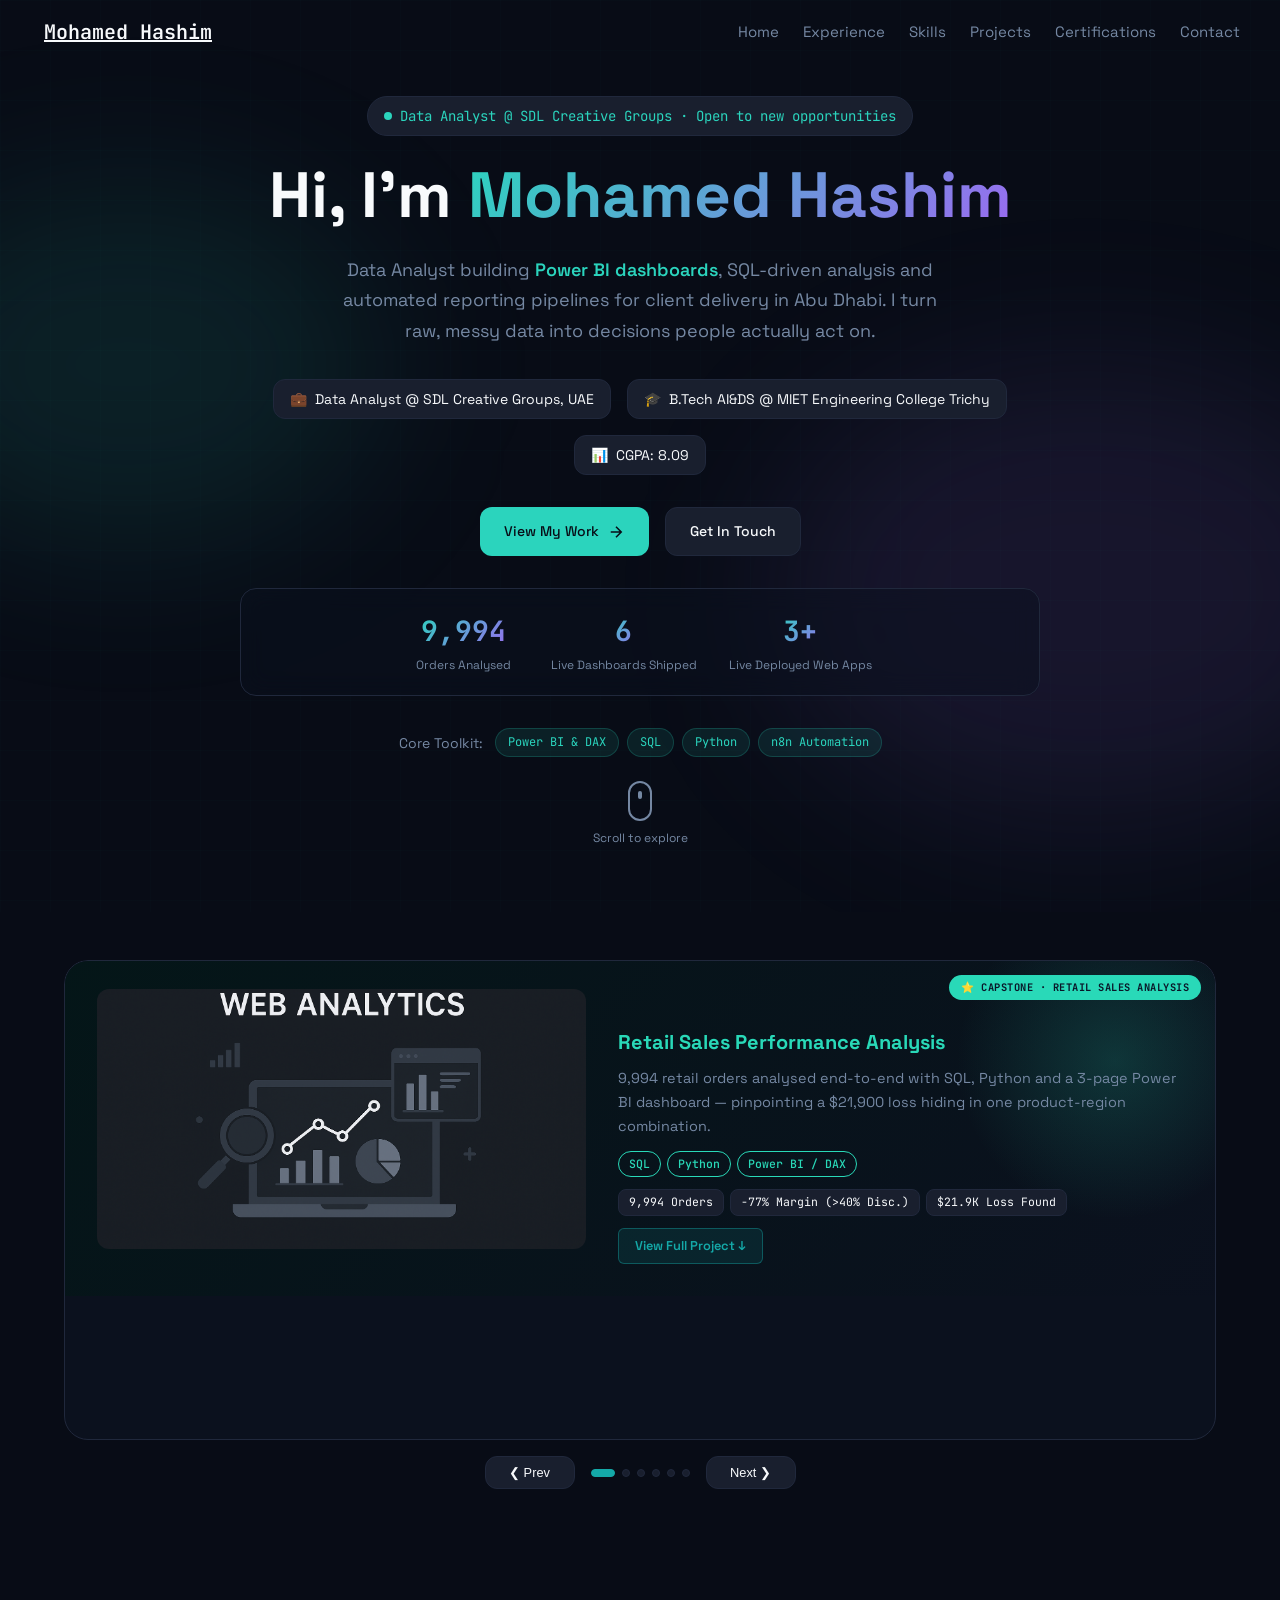
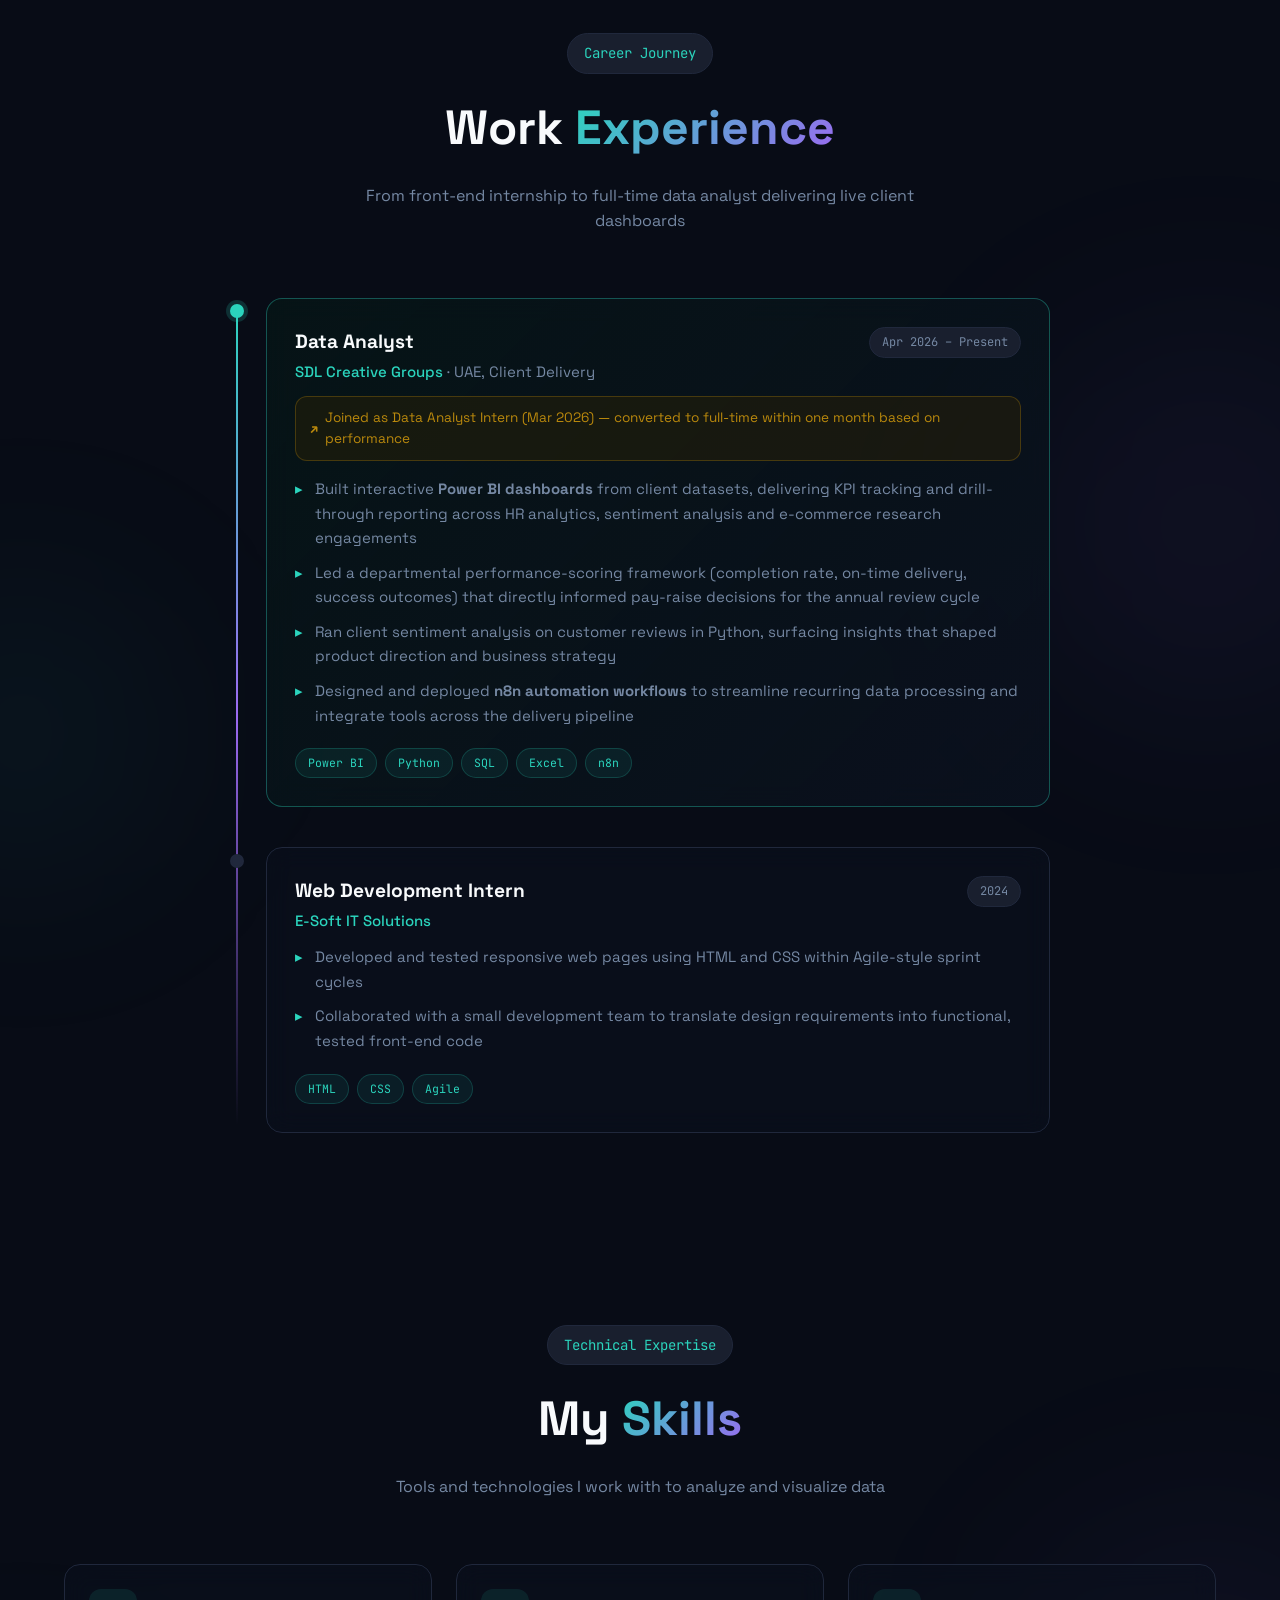
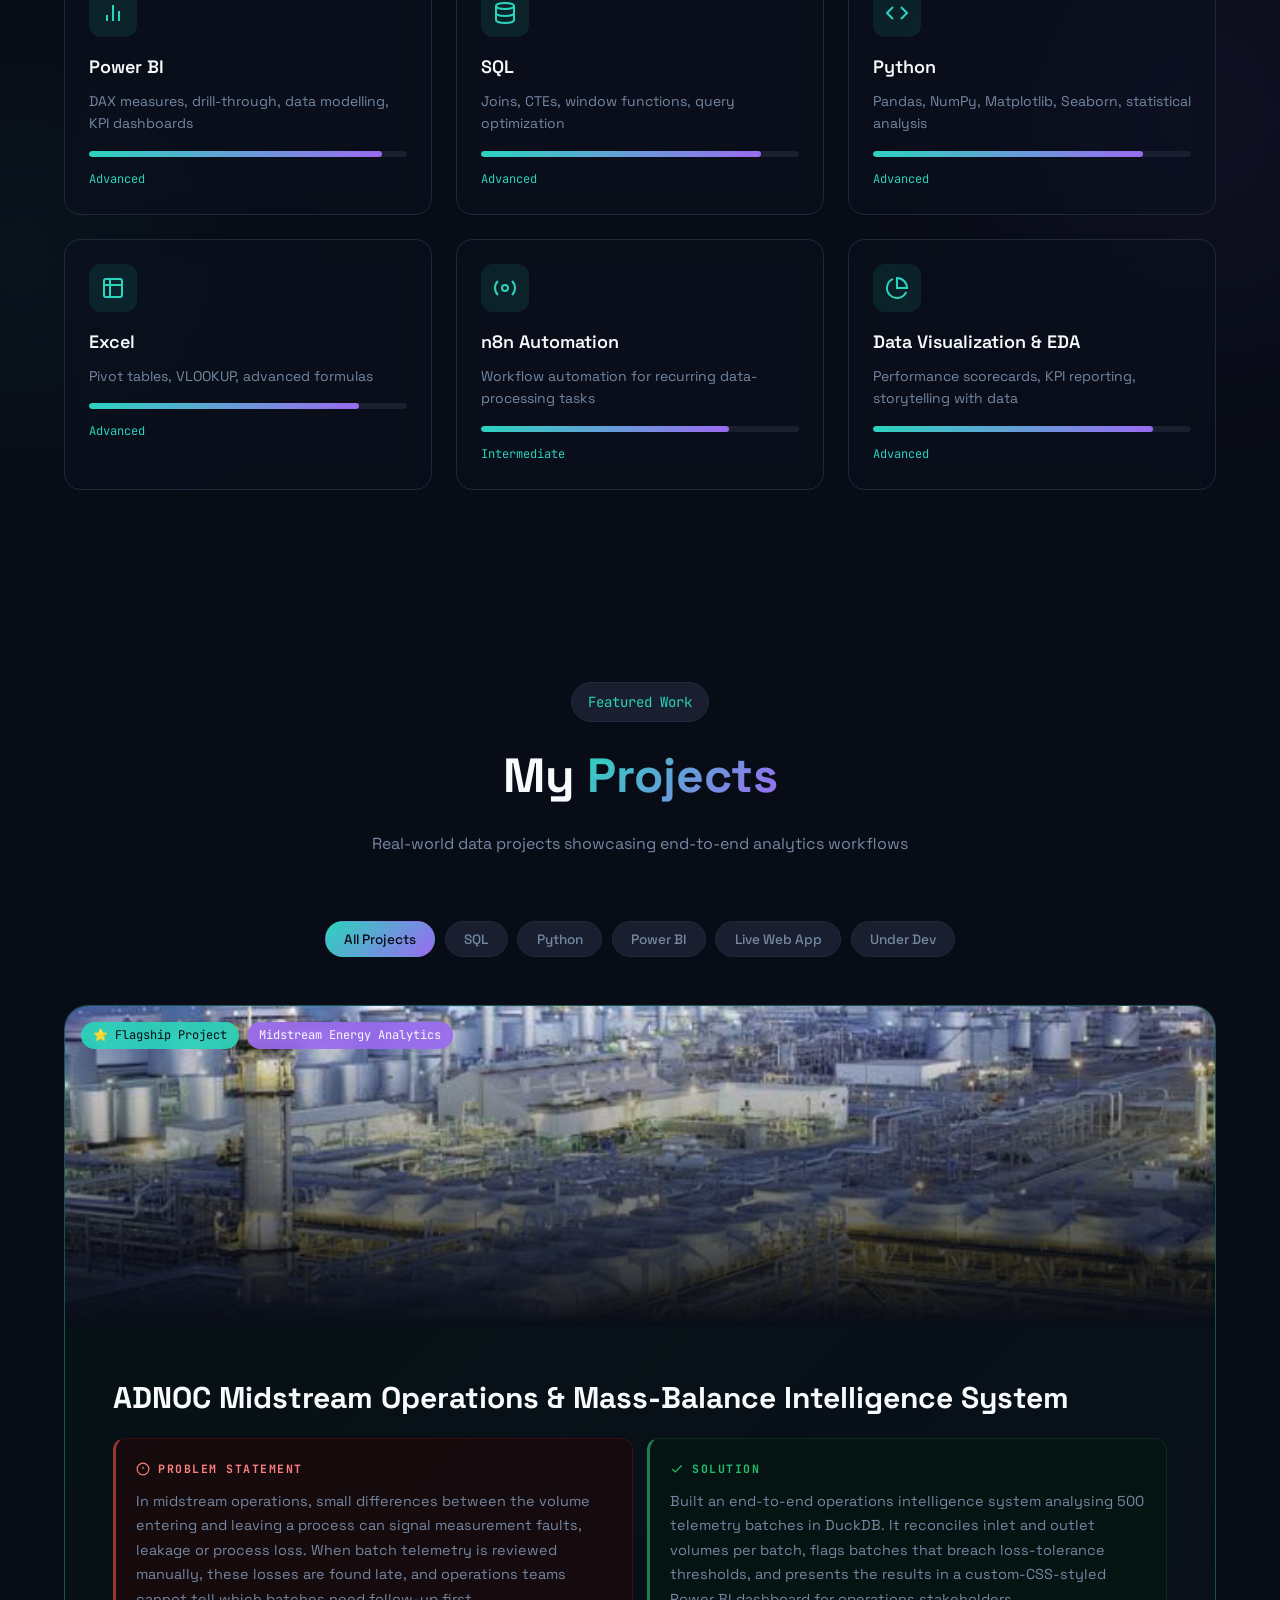
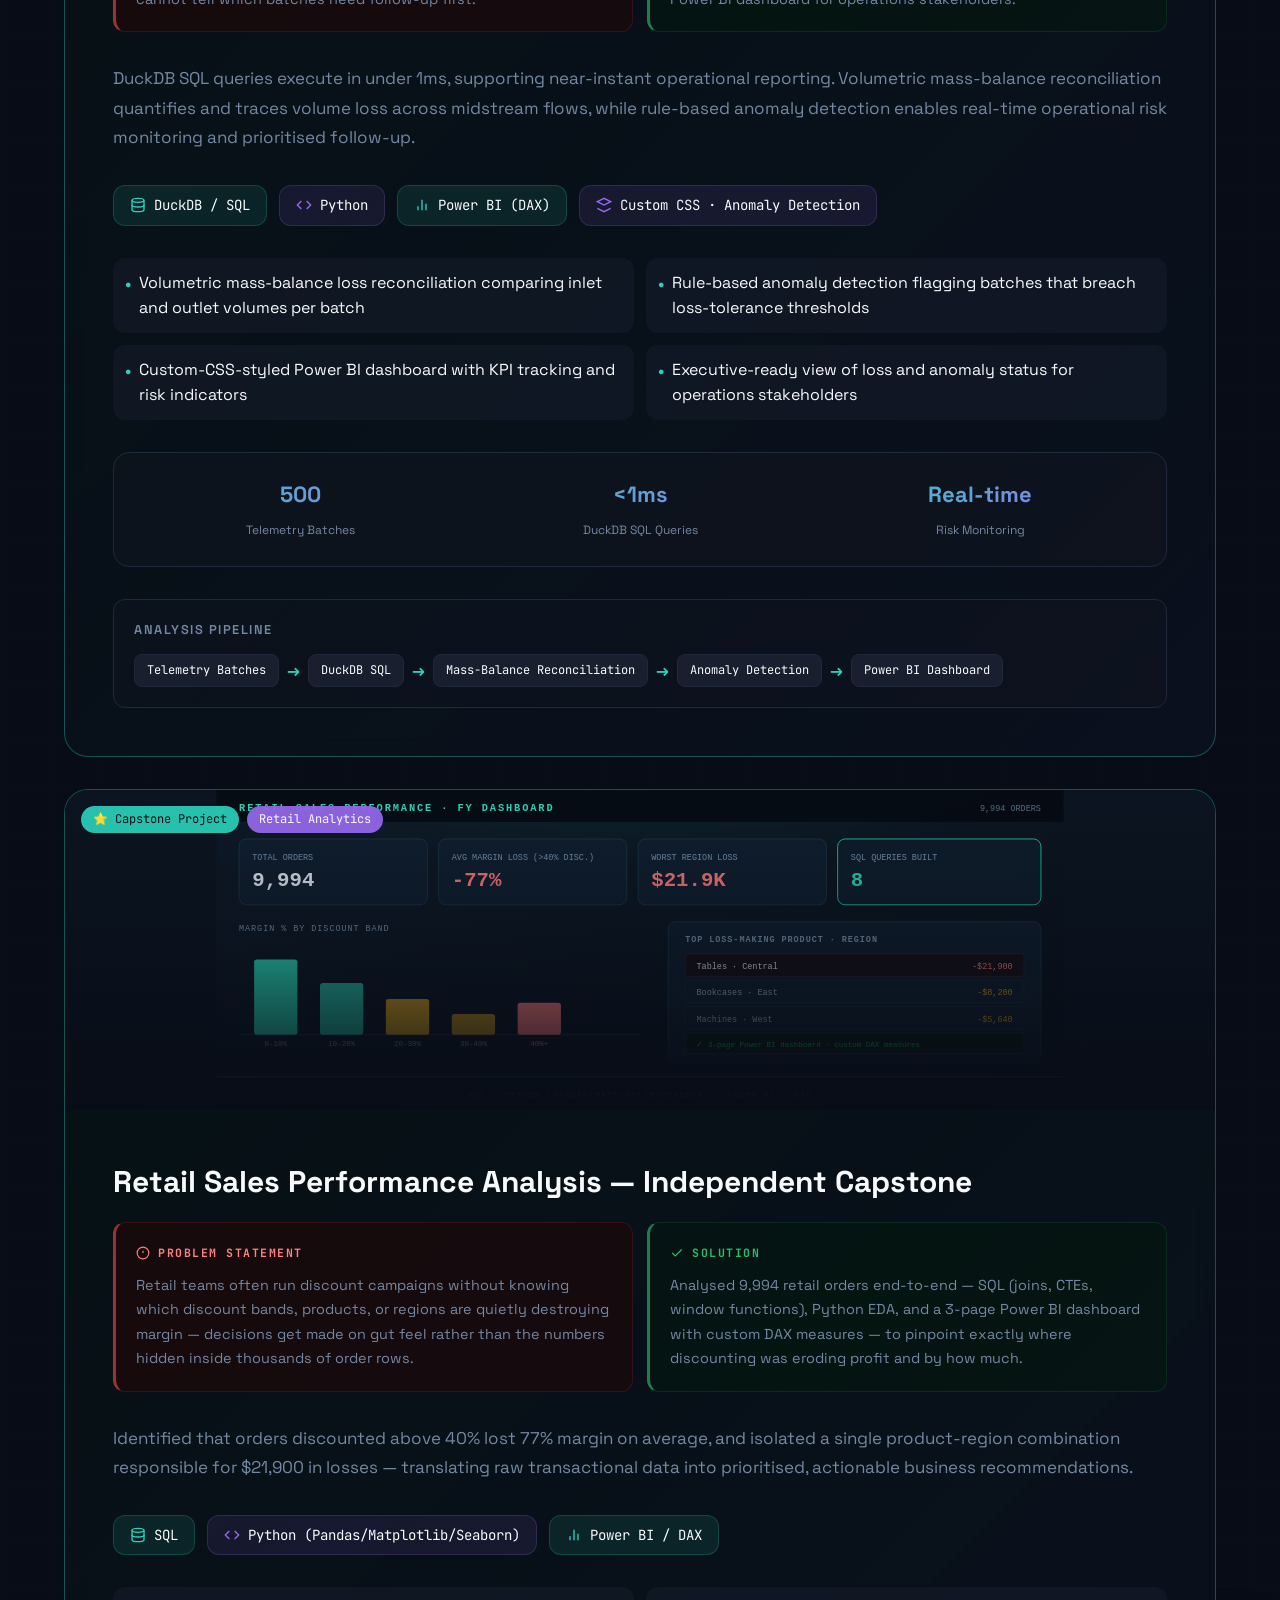
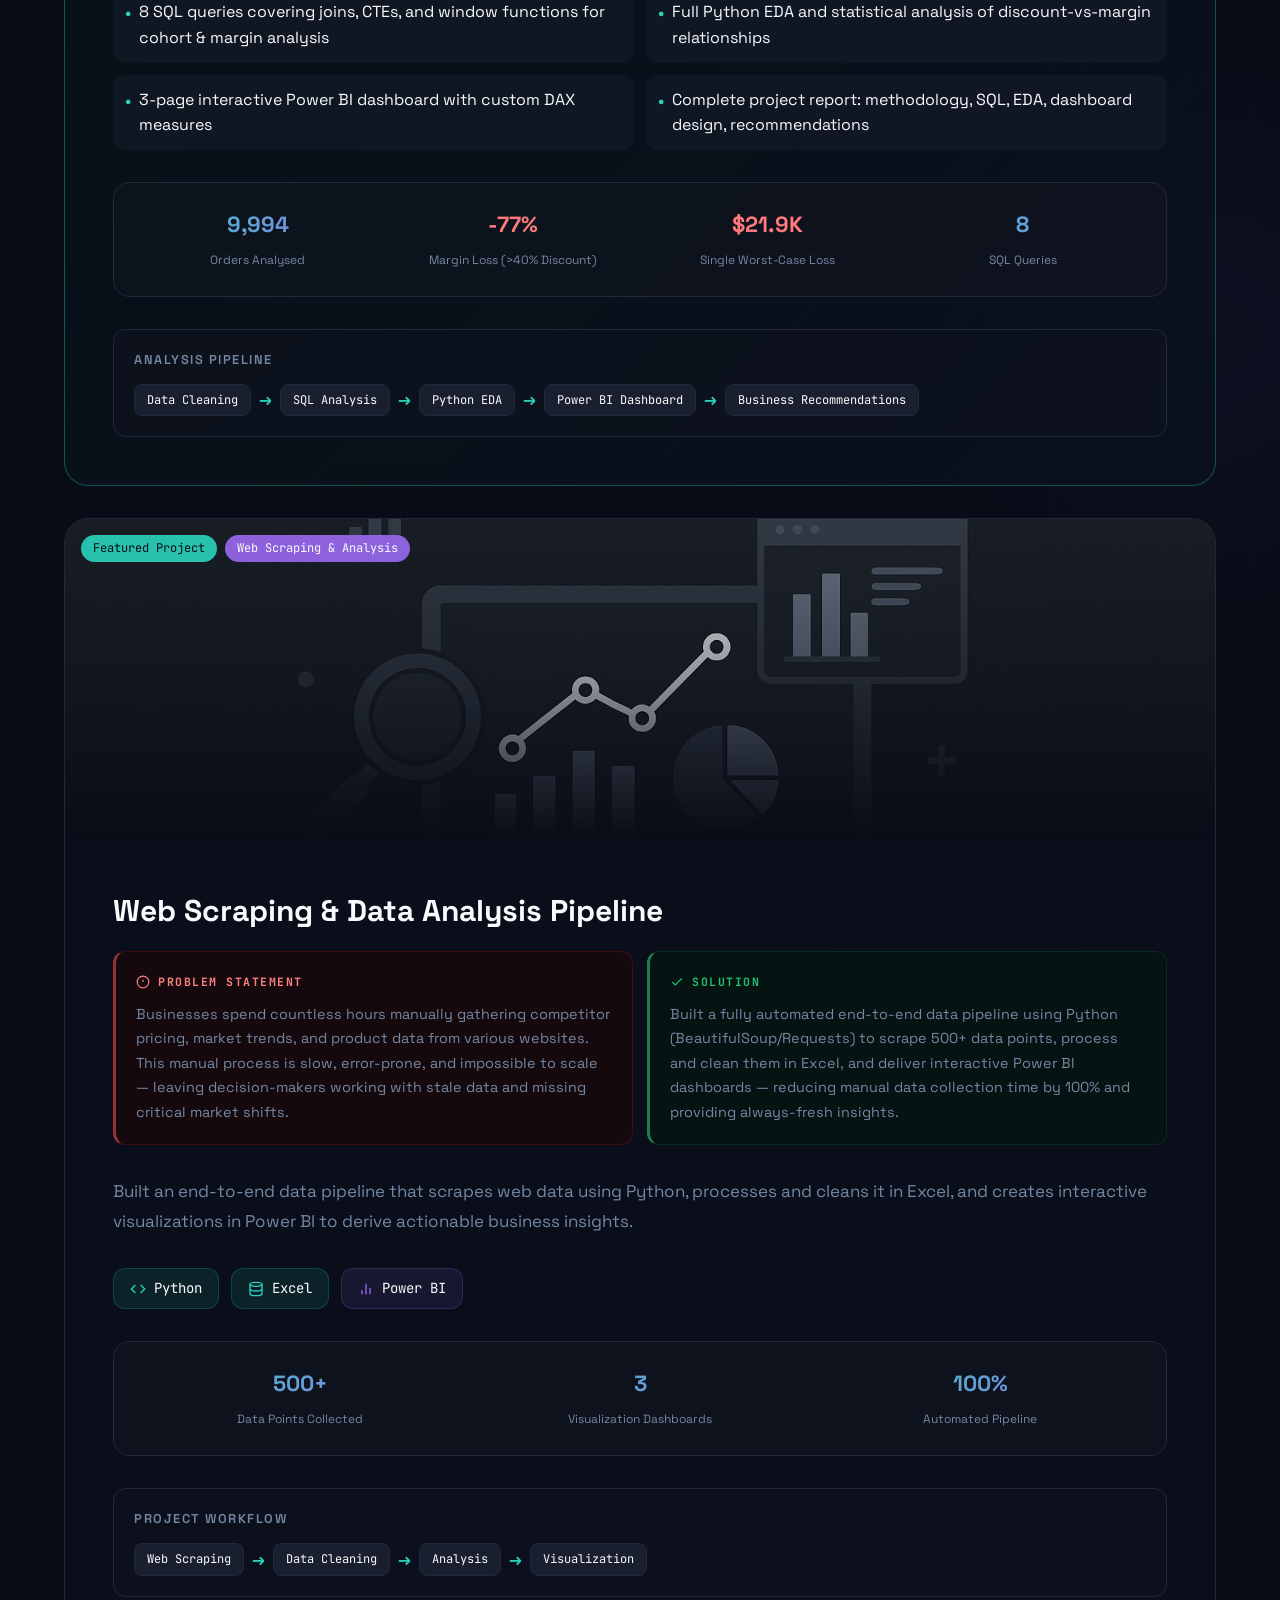
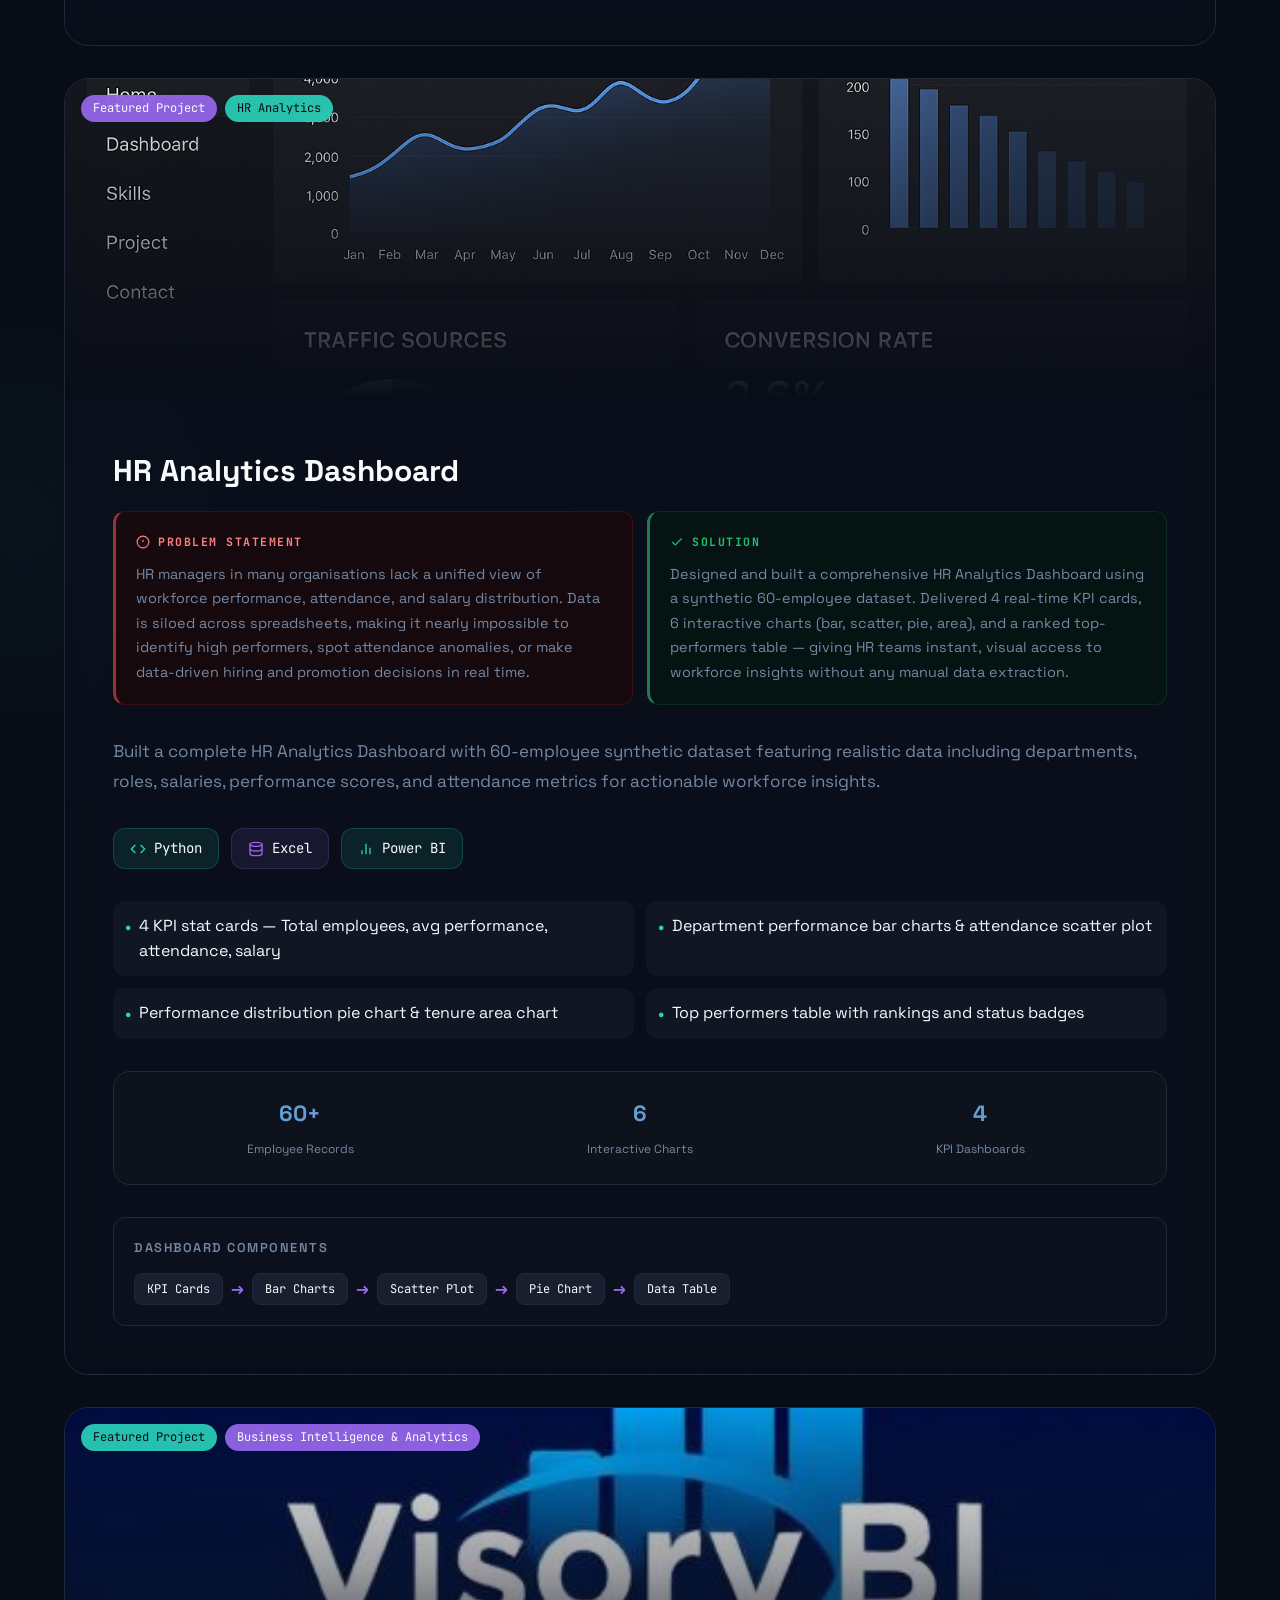
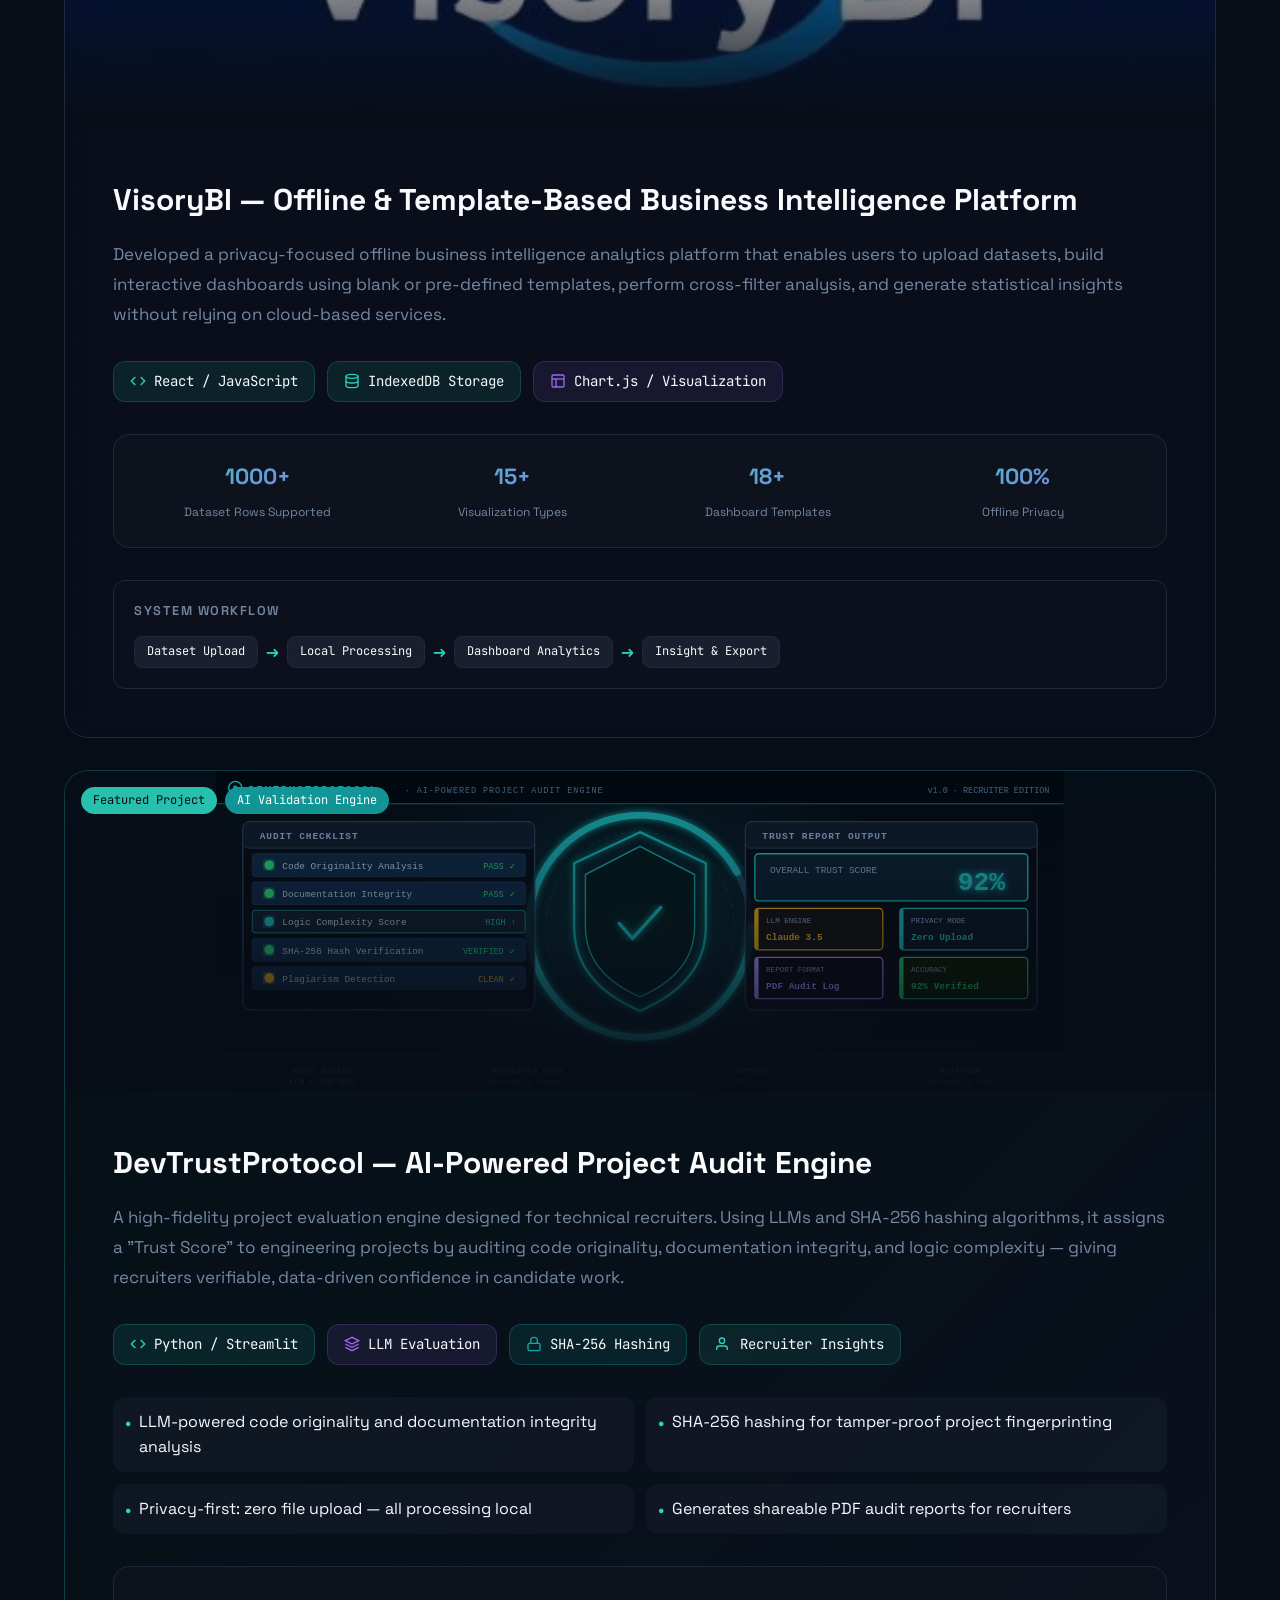
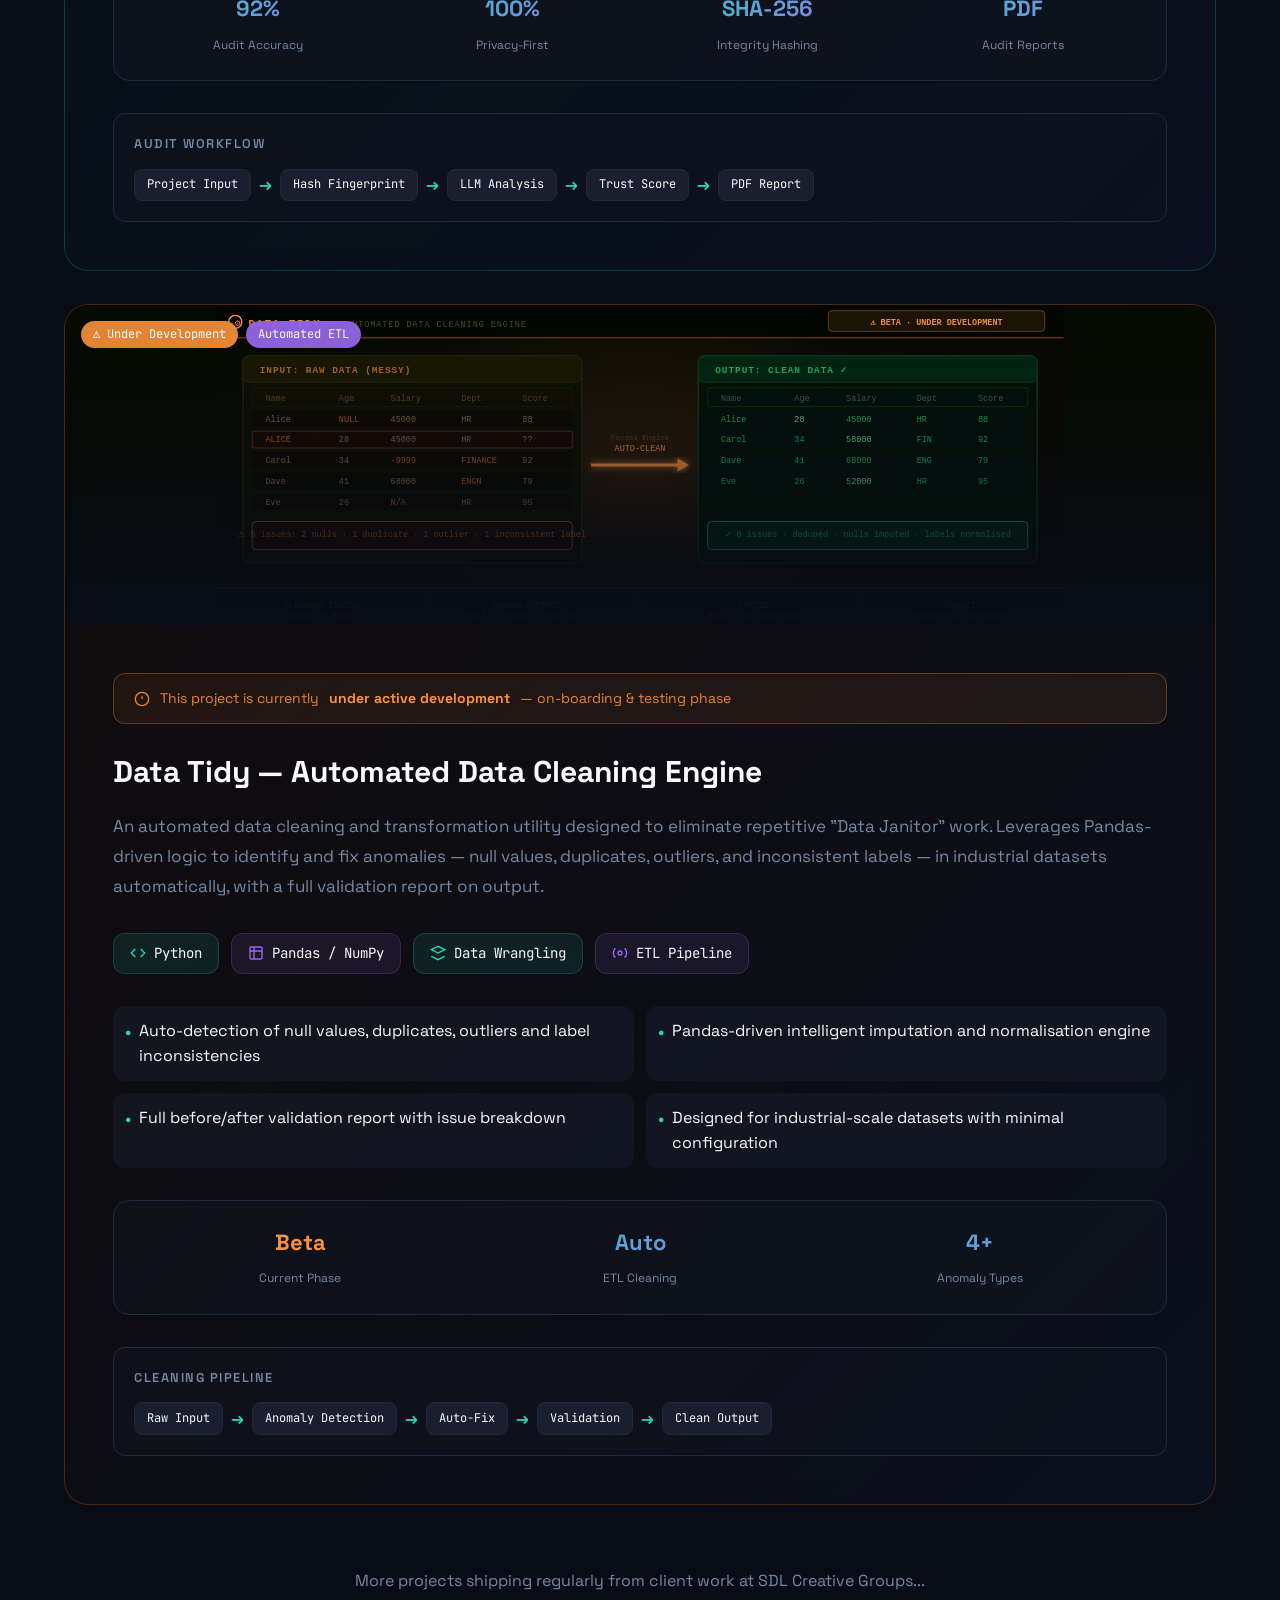
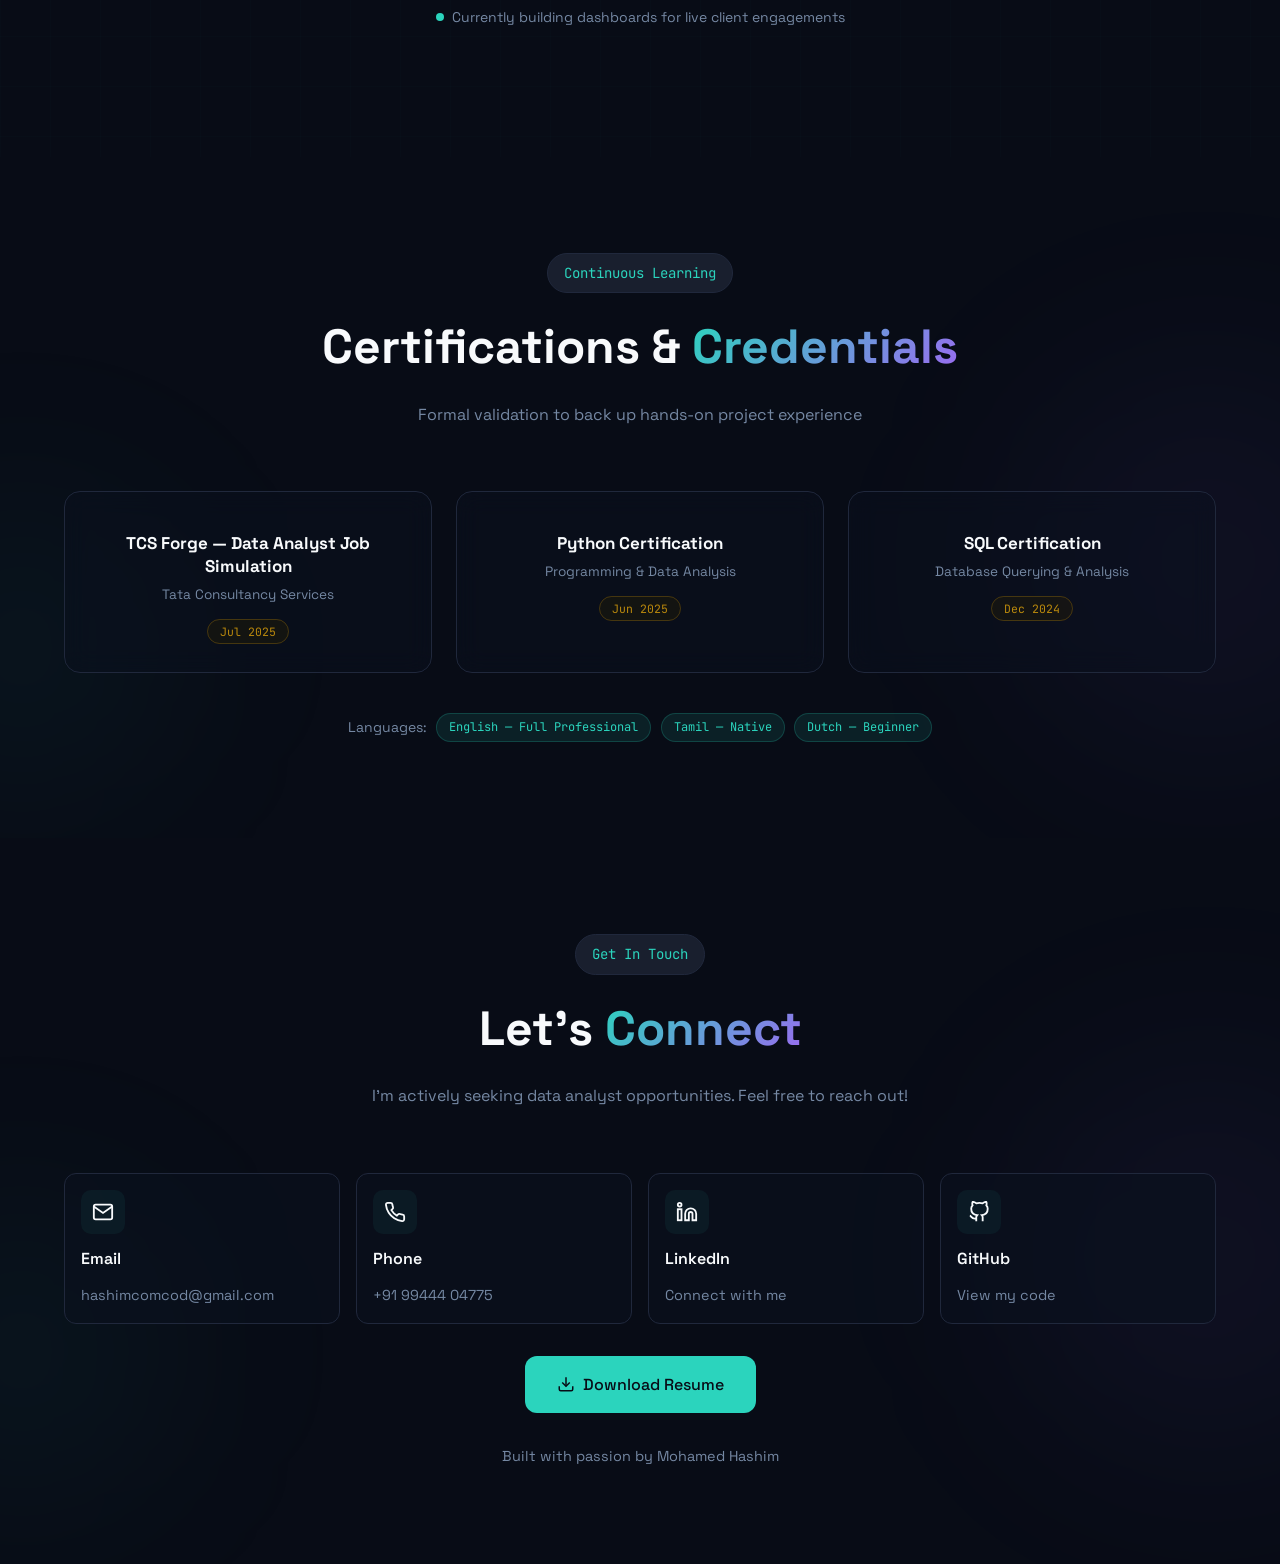
<file: index.html>
<!DOCTYPE html>
<html lang="en">
<head>
  <meta charset="UTF-8" />
  <meta name="viewport" content="width=device-width, initial-scale=1.0"/>
  <meta name="description" content="Mohamed Hashim - Data Analyst Portfolio showcasing Excel, SQL, Python, Power BI skills and data analysis projects" />
  <title>Mohamed Hashim | Data Analyst Portfolio</title>
  <link rel="stylesheet" href="styles.css" />
  <link rel="preconnect" href="https://fonts.googleapis.com"/>
  <link rel="preconnect" href="https://fonts.gstatic.com" crossorigin/>
  <link href="https://fonts.googleapis.com/css2?family=Space+Grotesk:wght@300;400;500;600;700&family=JetBrains+Mono:wght@400;500;600&display=swap" rel="stylesheet"/>
</head>
<body>
  <!-- Navbar -->
  <nav id="navbar" class="navbar">
    <div class="navbar-container">
      <a href="#hero" class="navbar-logo">
        <span class="logo-text">Mohamed Hashim</span>
      </a>
      <div class="nav-links desktop-nav">
        <a href="#hero" class="nav-link">Home</a>
        <a href="#experience" class="nav-link">Experience</a>
        <a href="#skills" class="nav-link">Skills</a>
        <a href="#projects" class="nav-link">Projects</a>
        <a href="#certifications" class="nav-link">Certifications</a>
        <a href="#contact" class="nav-link">Contact</a>
      </div>
      <button id="mobile-menu-btn" class="mobile-menu-btn" aria-label="Toggle menu" aria-expanded="false">
        <span class="hamburger-line"></span>
        <span class="hamburger-line"></span>
        <span class="hamburger-line"></span>
      </button>
    </div>
    <div id="mobile-nav" class="mobile-nav" aria-hidden="true">
      <a href="#hero" class="mobile-nav-link">Home</a>
      <a href="#experience" class="mobile-nav-link">Experience</a>
      <a href="#skills" class="mobile-nav-link">Skills</a>
      <a href="#projects" class="mobile-nav-link">Projects</a>
      <a href="#certifications" class="mobile-nav-link">Certifications</a>
      <a href="#contact" class="mobile-nav-link">Contact</a>
    </div>
  </nav>

  <!-- Hero Section -->
  <section id="hero" class="hero">
    <div class="hero-bg-effects">
      <div class="hero-glow hero-glow-1"></div>
      <div class="hero-glow hero-glow-2"></div>
    </div>
    <div class="grid-pattern"></div>
    <div class="hero-container">
      <div class="hero-content">
        <div class="hero-badge animate-fade-up">
          <span class="status-dot"></span>
          <span>Data Analyst @ SDL Creative Groups &middot; Open to new opportunities</span>
        </div>
        <h1 class="hero-title animate-fade-up delay-100">
          Hi, I'm <span class="gradient-text">Mohamed Hashim</span>
        </h1>
        <p class="hero-subtitle animate-fade-up delay-200">
          Data Analyst building <span class="hero-highlight">Power BI dashboards</span>, SQL-driven analysis and automated reporting pipelines for client delivery in Abu Dhabi.
          I turn raw, messy data into decisions people actually act on.
        </p>
        <div class="hero-education animate-fade-up delay-300">
          <div class="education-item">
            <span class="education-icon">💼</span>
            <span>Data Analyst @ SDL Creative Groups, UAE</span>
          </div>
          <div class="education-item">
            <span class="education-icon">🎓</span>
            <span>B.Tech AI&amp;DS @ MIET Engineering College Trichy</span>
          </div>
          <div class="education-item">
            <span class="education-icon">📊</span>
            <span>CGPA: 8.09</span>
          </div>
        </div>
        <div class="hero-buttons animate-fade-up delay-400">
          <a href="#projects" class="btn btn-primary">
            <span>View My Work</span>
            <svg class="btn-icon" viewBox="0 0 24 24" fill="none" stroke="currentColor" stroke-width="2"><path d="M5 12h14M12 5l7 7-7 7"/></svg>
          </a>
          <a href="#contact" class="btn btn-secondary"><span>Get In Touch</span></a>
        </div>
        <div class="hero-stats-row animate-fade-up delay-450" id="hero-stats">
          <div class="hero-stat"><span class="hero-stat-value" data-count="9994">0</span><span class="hero-stat-label">Orders Analysed</span></div>
          <div class="hero-stat"><span class="hero-stat-value" data-count="6">0</span><span class="hero-stat-label">Live Dashboards Shipped</span></div>
          <div class="hero-stat"><span class="hero-stat-value" data-count="3" data-suffix="+">0</span><span class="hero-stat-label">Live Deployed Web Apps</span></div>
        </div>
        <div class="hero-certs animate-fade-up delay-500">
          <span class="certs-label">Core Toolkit:</span>
          <div class="certs-list">
            <span class="cert-tag">Power BI &amp; DAX</span>
            <span class="cert-tag">SQL</span>
            <span class="cert-tag">Python</span>
            <span class="cert-tag">n8n Automation</span>
          </div>
        </div>
        <div class="scroll-indicator animate-fade-in delay-500" id="hero-scroll-indicator">
          <div class="scroll-mouse"><div class="scroll-wheel"></div></div>
          <span>Scroll to explore</span>
        </div>
      </div>
    </div>
  </section>

  <!-- Banner / Project Slider Section -->
  <section class="banner-section">
    <div class="container">
      <div class="banner-container">
        <div class="slider-outer">

          <!-- ── SLIDE 0: Retail Sales Capstone ── -->
          <div class="slide-item active slide-item--highlight" data-slide="0">
            <div class="slide-glow" style="background:radial-gradient(circle,rgba(41,217,184,0.18),transparent 70%)"></div>
            <div class="slide-badge" style="background:#29d9b8;color:#0a1628">⭐ Capstone &middot; Retail Sales Analysis</div>
            <div class="slide-img-col">
              <img src="assets/images/dataimage.png" alt="Retail Sales Performance Analysis" class="slide-img" onerror="this.style.display='none'"/>
            </div>
            <div class="slide-body">
              <h3 class="slide-title" style="color:#29d9b8">Retail Sales Performance Analysis</h3>
              <p class="slide-desc">9,994 retail orders analysed end-to-end with SQL, Python and a 3-page Power BI dashboard — pinpointing a $21,900 loss hiding in one product-region combination.</p>
              <div class="slide-tags">
                <span class="slide-tag" style="color:#29d9b8;border-color:#29d9b8">SQL</span>
                <span class="slide-tag" style="color:#29d9b8;border-color:#29d9b8">Python</span>
                <span class="slide-tag" style="color:#29d9b8;border-color:#29d9b8">Power BI / DAX</span>
              </div>
              <div class="slide-stats">
                <span class="slide-stat">9,994 Orders</span>
                <span class="slide-stat">-77% Margin (&gt;40% Disc.)</span>
                <span class="slide-stat">$21.9K Loss Found</span>
              </div>
              <a href="#projects" class="slide-cta-btn">View Full Project &#8595;</a>
            </div>
          </div>

          <!-- ── SLIDE 1: Web Scraping ── -->
          <div class="slide-item" data-slide="1">
            <div class="slide-badge" style="background:#29d9b8;color:#0a1628">Web Scraping &amp; Analysis</div>
            <div class="slide-img-col">
              <img src="assets/images/dataimage.png" alt="Web Scraping Project" class="slide-img" onerror="this.style.display='none'"/>
            </div>
            <div class="slide-body">
              <h3 class="slide-title" style="color:#29d9b8">Web Scraping &amp; Data Analysis Pipeline</h3>
              <p class="slide-desc">End-to-end automated pipeline that scrapes, cleans and visualises web data using Python, Excel &amp; Power BI.</p>
              <div class="slide-tags">
                <span class="slide-tag" style="color:#29d9b8;border-color:#29d9b8">Python</span>
                <span class="slide-tag" style="color:#29d9b8;border-color:#29d9b8">Excel</span>
                <span class="slide-tag" style="color:#29d9b8;border-color:#29d9b8">Power BI</span>
              </div>
              <div class="slide-stats">
                <span class="slide-stat">500+ Data Points</span>
                <span class="slide-stat">3 Dashboards</span>
                <span class="slide-stat">100% Automated</span>
              </div>
              <a href="#projects" class="slide-cta-btn">View Full Project &#8595;</a>
            </div>
          </div>

          <!-- ── SLIDE 2: HR Analytics ── -->
          <div class="slide-item" data-slide="2">
            <div class="slide-badge" style="background:#a78bfa;color:#0a1628">HR Analytics</div>
            <div class="slide-img-col">
              <img src="assets/images/imagedata.png" alt="HR Analytics Dashboard" class="slide-img" onerror="this.style.display='none'"/>
            </div>
            <div class="slide-body">
              <h3 class="slide-title" style="color:#a78bfa">HR Analytics Dashboard</h3>
              <p class="slide-desc">60-employee synthetic dataset with KPI cards, department charts, scatter plots and top-performer rankings.</p>
              <div class="slide-tags">
                <span class="slide-tag" style="color:#a78bfa;border-color:#a78bfa">Python</span>
                <span class="slide-tag" style="color:#a78bfa;border-color:#a78bfa">Excel</span>
                <span class="slide-tag" style="color:#a78bfa;border-color:#a78bfa">Power BI</span>
              </div>
              <div class="slide-stats">
                <span class="slide-stat">60+ Records</span>
                <span class="slide-stat">6 Charts</span>
                <span class="slide-stat">4 KPI Cards</span>
              </div>
              <a href="#projects" class="slide-cta-btn">View Full Project &#8595;</a>
            </div>
          </div>

          <!-- ── SLIDE 3: VisoryBI ── -->
          <div class="slide-item" data-slide="3">
            <div class="slide-badge" style="background:#a78bfa;color:#0a1628">Business Intelligence</div>
            <div class="slide-img-col">
              <img src="assets/images/visorybi-logo.png" alt="VisoryBI Platform" class="slide-img" onerror="this.style.display='none'"/>
            </div>
            <div class="slide-body">
              <h3 class="slide-title" style="color:#a78bfa">VisoryBI — Offline BI Platform</h3>
              <p class="slide-desc">Privacy-first offline BI platform with 18+ templates, 15+ chart types and 100% local data processing. No cloud dependency.</p>
              <div class="slide-tags">
                <span class="slide-tag" style="color:#a78bfa;border-color:#a78bfa">React</span>
                <span class="slide-tag" style="color:#a78bfa;border-color:#a78bfa">IndexedDB</span>
                <span class="slide-tag" style="color:#a78bfa;border-color:#a78bfa">Chart.js</span>
              </div>
              <div class="slide-stats">
                <span class="slide-stat">1000+ Rows</span>
                <span class="slide-stat">15+ Charts</span>
                <span class="slide-stat">18+ Templates</span>
              </div>
              <a href="#projects" class="slide-cta-btn">View Full Project &#8595;</a>
            </div>
          </div>

          <!-- ── SLIDE 4: DevTrustProtocol ── -->
          <div class="slide-item slide-item--highlight" data-slide="4">
            <div class="slide-glow" style="background:radial-gradient(circle,rgba(20,169,168,0.15),transparent 70%)"></div>
            <div class="slide-badge" style="background:#14A9A8;color:#fff">DevTrustProtocol &middot; AI Validation Engine</div>
            <div class="slide-img-col">
              <!-- Generated SVG image for DevTrustProtocol -->
              <svg viewBox="0 0 480 280" xmlns="http://www.w3.org/2000/svg" class="slide-img" style="background:#060E18;border-radius:8px">
                <defs>
                  <linearGradient id="dtGrad" x1="0%" y1="0%" x2="100%" y2="100%">
                    <stop offset="0%" style="stop-color:#0A1E2E"/>
                    <stop offset="100%" style="stop-color:#071220"/>
                  </linearGradient>
                  <radialGradient id="dtGlow" cx="50%" cy="50%" r="50%">
                    <stop offset="0%" style="stop-color:#14A9A8;stop-opacity:0.2"/>
                    <stop offset="100%" style="stop-color:#14A9A8;stop-opacity:0"/>
                  </radialGradient>
                  <filter id="dtBlur">
                    <feGaussianBlur stdDeviation="3" result="blur"/>
                    <feMerge><feMergeNode in="blur"/><feMergeNode in="SourceGraphic"/></feMerge>
                  </filter>
                </defs>
                <rect width="480" height="280" fill="url(#dtGrad)"/>
                <!-- Grid -->
                <g opacity="0.04" stroke="#14A9A8" stroke-width="0.5">
                  <line x1="0" y1="40" x2="480" y2="40"/><line x1="0" y1="80" x2="480" y2="80"/>
                  <line x1="0" y1="120" x2="480" y2="120"/><line x1="0" y1="160" x2="480" y2="160"/>
                  <line x1="0" y1="200" x2="480" y2="200"/><line x1="0" y1="240" x2="480" y2="240"/>
                  <line x1="60" y1="0" x2="60" y2="280"/><line x1="120" y1="0" x2="120" y2="280"/>
                  <line x1="180" y1="0" x2="180" y2="280"/><line x1="240" y1="0" x2="240" y2="280"/>
                  <line x1="300" y1="0" x2="300" y2="280"/><line x1="360" y1="0" x2="360" y2="280"/>
                  <line x1="420" y1="0" x2="420" y2="280"/>
                </g>
                <!-- Glow blob -->
                <ellipse cx="240" cy="140" rx="160" ry="120" fill="url(#dtGlow)"/>
                <!-- Central shield -->
                <path d="M240 55 L290 78 L290 128 Q290 168 240 190 Q190 168 190 128 L190 78 Z" fill="none" stroke="#14A9A8" stroke-width="2" opacity="0.9" filter="url(#dtBlur)"/>
                <path d="M240 70 L278 89 L278 128 Q278 160 240 178 Q202 160 202 128 L202 89 Z" fill="hsla(180,78%,8%,0.7)" stroke="#14A9A8" stroke-width="1.5" opacity="0.8"/>
                <!-- Checkmark inside shield -->
                <polyline points="222,127 234,140 258,112" fill="none" stroke="#14A9A8" stroke-width="3" stroke-linecap="round" stroke-linejoin="round" filter="url(#dtBlur)"/>
                <!-- Trust score ring -->
                <circle cx="240" cy="124" r="52" fill="none" stroke="#14A9A8" stroke-width="1" stroke-dasharray="4 3" opacity="0.2"/>
                <!-- Score arcs (92%) -->
                <circle cx="240" cy="124" r="66" fill="none" stroke="#1E3A52" stroke-width="6"/>
                <circle cx="240" cy="124" r="66" fill="none" stroke="#14A9A8" stroke-width="6" stroke-dasharray="380 414" stroke-dashoffset="0" stroke-linecap="round" opacity="0.85" filter="url(#dtBlur)"/>
                <!-- Score label -->
                <text x="240" y="215" text-anchor="middle" font-family="monospace" font-size="11" font-weight="700" fill="#14A9A8" letter-spacing="2">TRUST SCORE</text>
                <text x="240" y="232" text-anchor="middle" font-family="monospace" font-size="22" font-weight="700" fill="#E8EEF7">92%</text>
                <!-- Left column: audit items -->
                <rect x="18" y="60" width="140" height="22" rx="4" fill="#0D2640" stroke="#1A3A55" stroke-width="1"/>
                <circle cx="32" cy="71" r="4" fill="#22C06B"/>
                <text x="44" y="75" font-family="monospace" font-size="9" fill="#7A96B8">Code Originality</text>
                <text x="140" y="75" font-family="monospace" font-size="9" fill="#22C06B" text-anchor="end">✓ Pass</text>
                <rect x="18" y="90" width="140" height="22" rx="4" fill="#0D2640" stroke="#1A3A55" stroke-width="1"/>
                <circle cx="32" cy="101" r="4" fill="#22C06B"/>
                <text x="44" y="105" font-family="monospace" font-size="9" fill="#7A96B8">Doc Integrity</text>
                <text x="140" y="105" font-family="monospace" font-size="9" fill="#22C06B" text-anchor="end">✓ Pass</text>
                <rect x="18" y="120" width="140" height="22" rx="4" fill="#0D2640" stroke="#14A9A8" stroke-width="1" opacity="0.8"/>
                <circle cx="32" cy="131" r="4" fill="#14A9A8"/>
                <text x="44" y="135" font-family="monospace" font-size="9" fill="#7A96B8">Logic Complexity</text>
                <text x="140" y="135" font-family="monospace" font-size="9" fill="#14A9A8" text-anchor="end">High</text>
                <rect x="18" y="150" width="140" height="22" rx="4" fill="#0D2640" stroke="#1A3A55" stroke-width="1"/>
                <circle cx="32" cy="161" r="4" fill="#22C06B"/>
                <text x="44" y="165" font-family="monospace" font-size="9" fill="#7A96B8">Hash Verified</text>
                <text x="140" y="165" font-family="monospace" font-size="9" fill="#22C06B" text-anchor="end">SHA-256 ✓</text>
                <!-- Right column: stats -->
                <rect x="322" y="60" width="140" height="48" rx="4" fill="#121212" stroke="#D4A017" stroke-width="1.2"/>
                <rect x="322" y="60" width="4" height="48" rx="2" fill="#D4A017"/>
                <text x="336" y="78" font-family="monospace" font-size="9" fill="#7A96B8">LLM EVAL ENGINE</text>
                <text x="336" y="94" font-family="monospace" font-size="11" font-weight="700" fill="#D4A017">Claude 3.5</text>
                <text x="336" y="106" font-family="monospace" font-size="8" fill="#4A6580">Structured reasoning</text>
                <rect x="322" y="118" width="140" height="48" rx="4" fill="#081520" stroke="#14A9A8" stroke-width="1.2"/>
                <rect x="322" y="118" width="4" height="48" rx="2" fill="#14A9A8"/>
                <text x="336" y="136" font-family="monospace" font-size="9" fill="#7A96B8">PRIVACY MODE</text>
                <text x="336" y="152" font-family="monospace" font-size="11" font-weight="700" fill="#14A9A8">Zero Upload</text>
                <text x="336" y="164" font-family="monospace" font-size="8" fill="#4A6580">Local hash only</text>
                <rect x="322" y="176" width="140" height="48" rx="4" fill="#080815" stroke="#a78bfa" stroke-width="1.2"/>
                <rect x="322" y="176" width="4" height="48" rx="2" fill="#a78bfa"/>
                <text x="336" y="194" font-family="monospace" font-size="9" fill="#7A96B8">RECRUITER VIEW</text>
                <text x="336" y="210" font-family="monospace" font-size="11" font-weight="700" fill="#a78bfa">PDF Report</text>
                <text x="336" y="222" font-family="monospace" font-size="8" fill="#4A6580">Shareable audit log</text>
                <!-- Bottom label -->
                <rect x="0" y="256" width="480" height="24" fill="#060E18" opacity="0.9"/>
                <rect x="0" y="256" width="480" height="1.5" fill="#14A9A8" opacity="0.3"/>
                <text x="240" y="272" text-anchor="middle" font-family="monospace" font-size="9" fill="#4A6580" letter-spacing="1">DEVTRUSTPROTOCOL · AI-POWERED PROJECT AUDIT ENGINE</text>
              </svg>
            </div>
            <div class="slide-body">
              <h3 class="slide-title" style="color:#14A9A8">DevTrustProtocol</h3>
              <p class="slide-desc">A high-fidelity project evaluation engine for technical recruiters. Uses LLMs and SHA-256 hashing to assign a Trust Score by auditing code originality, documentation integrity, and logic complexity.</p>
              <div class="slide-tags">
                <span class="slide-tag" style="color:#14A9A8;border-color:#14A9A8">Python / Streamlit</span>
                <span class="slide-tag" style="color:#14A9A8;border-color:#14A9A8">LLM Evaluation</span>
                <span class="slide-tag" style="color:#14A9A8;border-color:#14A9A8">SHA-256 Hashing</span>
              </div>
              <div class="slide-stats">
                <span class="slide-stat">92% Accuracy</span>
                <span class="slide-stat">Privacy-First</span>
                <span class="slide-stat">Integrity Hashing</span>
              </div>
              <a href="#projects" class="slide-cta-btn">View Full Project &#8595;</a>
            </div>
          </div>

          <!-- ── SLIDE 5: Data Tidy ── -->
          <div class="slide-item slide-item--highlight" data-slide="5">
            <div class="slide-glow" style="background:radial-gradient(circle,rgba(251,146,60,0.12),transparent 70%)"></div>
            <div class="slide-badge" style="background:#FB923C;color:#fff"></div>
            <div class="slide-img-col">
              <!-- Generated SVG image for Data Tidy -->
              <svg viewBox="0 0 480 280" xmlns="http://www.w3.org/2000/svg" class="slide-img" style="background:#0A0A06;border-radius:8px">
                <defs>
                  <linearGradient id="dtidyGrad" x1="0%" y1="0%" x2="100%" y2="100%">
                    <stop offset="0%" style="stop-color:#0A1000"/>
                    <stop offset="100%" style="stop-color:#120800"/>
                  </linearGradient>
                  <radialGradient id="dtidyGlow" cx="50%" cy="50%" r="50%">
                    <stop offset="0%" style="stop-color:#FB923C;stop-opacity:0.15"/>
                    <stop offset="100%" style="stop-color:#FB923C;stop-opacity:0"/>
                  </radialGradient>
                  <filter id="dtidyBlur">
                    <feGaussianBlur stdDeviation="3" result="blur"/>
                    <feMerge><feMergeNode in="blur"/><feMergeNode in="SourceGraphic"/></feMerge>
                  </filter>
                </defs>
                <rect width="480" height="280" fill="url(#dtidyGrad)"/>
                <g opacity="0.04" stroke="#FB923C" stroke-width="0.5">
                  <line x1="0" y1="40" x2="480" y2="40"/><line x1="0" y1="80" x2="480" y2="80"/>
                  <line x1="0" y1="120" x2="480" y2="120"/><line x1="0" y1="160" x2="480" y2="160"/>
                  <line x1="0" y1="200" x2="480" y2="200"/><line x1="0" y1="240" x2="480" y2="240"/>
                  <line x1="60" y1="0" x2="60" y2="280"/><line x1="120" y1="0" x2="120" y2="280"/>
                  <line x1="180" y1="0" x2="180" y2="280"/><line x1="240" y1="0" x2="240" y2="280"/>
                  <line x1="300" y1="0" x2="300" y2="280"/><line x1="360" y1="0" x2="360" y2="280"/>
                  <line x1="420" y1="0" x2="420" y2="280"/>
                </g>
                <ellipse cx="240" cy="140" rx="180" ry="120" fill="url(#dtidyGlow)"/>
                <!-- Raw data table (messy) -->
                <rect x="18" y="45" width="185" height="170" rx="6" fill="#0D1A00" stroke="#2A3A10" stroke-width="1.5"/>
                <rect x="18" y="45" width="185" height="22" rx="4" fill="#1A2800" stroke="#2A3A10" stroke-width="1"/>
                <text x="30" y="60" font-family="monospace" font-size="9" fill="#4A6530" font-weight="700">RAW DATA (MESSY)</text>
                <!-- Table rows messy -->
                <rect x="26" y="72" width="169" height="16" rx="2" fill="#120D00" stroke="#2A2010" stroke-width="0.5"/>
                <text x="32" y="83" font-family="monospace" font-size="8" fill="#6A5030">Name</text>
                <text x="80" y="83" font-family="monospace" font-size="8" fill="#6A5030">Age</text>
                <text x="115" y="83" font-family="monospace" font-size="8" fill="#6A5030">Salary</text>
                <text x="158" y="83" font-family="monospace" font-size="8" fill="#6A5030">Dept</text>
                <rect x="26" y="92" width="169" height="16" rx="2" fill="#0D0800"/>
                <text x="32" y="103" font-family="monospace" font-size="8" fill="#8A7050">Alice</text>
                <text x="80" y="103" font-family="monospace" font-size="8" fill="#C07030">??</text>
                <text x="115" y="103" font-family="monospace" font-size="8" fill="#8A7050">45000</text>
                <text x="158" y="103" font-family="monospace" font-size="8" fill="#8A7050">HR</text>
                <rect x="26" y="112" width="169" height="16" rx="2" fill="#0D0800"/>
                <text x="32" y="123" font-family="monospace" font-size="8" fill="#C07030">NULL</text>
                <text x="80" y="123" font-family="monospace" font-size="8" fill="#8A7050">29</text>
                <text x="115" y="123" font-family="monospace" font-size="8" fill="#C07030">-9999</text>
                <text x="158" y="123" font-family="monospace" font-size="8" fill="#8A7050">ENG</text>
                <rect x="26" y="132" width="169" height="16" rx="2" fill="#0D0800"/>
                <text x="32" y="143" font-family="monospace" font-size="8" fill="#8A7050">Carol</text>
                <text x="80" y="143" font-family="monospace" font-size="8" fill="#8A7050">34</text>
                <text x="115" y="143" font-family="monospace" font-size="8" fill="#C07030">N/A</text>
                <text x="158" y="143" font-family="monospace" font-size="8" fill="#C07030">??</text>
                <rect x="26" y="152" width="169" height="16" rx="2" fill="#0D0800"/>
                <text x="32" y="163" font-family="monospace" font-size="8" fill="#8A7050">Dave</text>
                <text x="80" y="163" font-family="monospace" font-size="8" fill="#8A7050">41</text>
                <text x="115" y="163" font-family="monospace" font-size="8" fill="#8A7050">68000</text>
                <text x="158" y="163" font-family="monospace" font-size="8" fill="#C07030">ENGN</text>
                <rect x="26" y="172" width="169" height="16" rx="2" fill="#0D0800"/>
                <text x="32" y="183" font-family="monospace" font-size="8" fill="#C07030">alice</text>
                <text x="80" y="183" font-family="monospace" font-size="8" fill="#8A7050">28</text>
                <text x="115" y="183" font-family="monospace" font-size="8" fill="#8A7050">45000</text>
                <text x="158" y="183" font-family="monospace" font-size="8" fill="#8A7050">HR</text>
                <text x="110" y="208" text-anchor="middle" font-family="monospace" font-size="8" fill="#C07030">⚠ 4 issues detected</text>
                <!-- Arrow in center -->
                <g filter="url(#dtidyBlur)">
                  <line x1="210" y1="140" x2="270" y2="140" stroke="#FB923C" stroke-width="2.5" stroke-dasharray="none"/>
                  <polygon points="264,134 274,140 264,146" fill="#FB923C"/>
                </g>
                <text x="240" y="128" text-anchor="middle" font-family="monospace" font-size="8" fill="#FB923C">AUTO-CLEAN</text>
                <!-- Cleaned data table -->
                <rect x="277" y="45" width="185" height="170" rx="6" fill="#001A08" stroke="#104020" stroke-width="1.5"/>
                <rect x="277" y="45" width="185" height="22" rx="4" fill="#002810" stroke="#104020" stroke-width="1"/>
                <text x="289" y="60" font-family="monospace" font-size="9" fill="#22C06B" font-weight="700">CLEAN DATA ✓</text>
                <rect x="285" y="72" width="169" height="16" rx="2" fill="#001208" stroke="#104020" stroke-width="0.5"/>
                <text x="291" y="83" font-family="monospace" font-size="8" fill="#4A8060">Name</text>
                <text x="339" y="83" font-family="monospace" font-size="8" fill="#4A8060">Age</text>
                <text x="374" y="83" font-family="monospace" font-size="8" fill="#4A8060">Salary</text>
                <text x="417" y="83" font-family="monospace" font-size="8" fill="#4A8060">Dept</text>
                <rect x="285" y="92" width="169" height="16" rx="2" fill="#001208"/>
                <text x="291" y="103" font-family="monospace" font-size="8" fill="#22C06B">Alice</text>
                <text x="339" y="103" font-family="monospace" font-size="8" fill="#6EE7A0">28</text>
                <text x="374" y="103" font-family="monospace" font-size="8" fill="#22C06B">45000</text>
                <text x="417" y="103" font-family="monospace" font-size="8" fill="#22C06B">HR</text>
                <rect x="285" y="112" width="169" height="16" rx="2" fill="#001208"/>
                <text x="291" y="123" font-family="monospace" font-size="8" fill="#22C06B">Bob</text>
                <text x="339" y="123" font-family="monospace" font-size="8" fill="#22C06B">29</text>
                <text x="374" y="123" font-family="monospace" font-size="8" fill="#6EE7A0">52000</text>
                <text x="417" y="123" font-family="monospace" font-size="8" fill="#22C06B">ENG</text>
                <rect x="285" y="132" width="169" height="16" rx="2" fill="#001208"/>
                <text x="291" y="143" font-family="monospace" font-size="8" fill="#22C06B">Carol</text>
                <text x="339" y="143" font-family="monospace" font-size="8" fill="#22C06B">34</text>
                <text x="374" y="143" font-family="monospace" font-size="8" fill="#6EE7A0">58000</text>
                <text x="417" y="143" font-family="monospace" font-size="8" fill="#22C06B">FIN</text>
                <rect x="285" y="152" width="169" height="16" rx="2" fill="#001208"/>
                <text x="291" y="163" font-family="monospace" font-size="8" fill="#22C06B">Dave</text>
                <text x="339" y="163" font-family="monospace" font-size="8" fill="#22C06B">41</text>
                <text x="374" y="163" font-family="monospace" font-size="8" fill="#22C06B">68000</text>
                <text x="417" y="163" font-family="monospace" font-size="8" fill="#22C06B">ENG</text>
                <text x="369" y="208" text-anchor="middle" font-family="monospace" font-size="8" fill="#22C06B">✓ 0 issues · validated</text>
                <!-- Bottom bar -->
                <rect x="0" y="256" width="480" height="24" fill="#060A00" opacity="0.95"/>
                <rect x="0" y="256" width="480" height="1.5" fill="#FB923C" opacity="0.3"/>
                <text x="240" y="272" text-anchor="middle" font-family="monospace" font-size="9" fill="#4A5020" letter-spacing="1">DATA TIDY · AUTOMATED ETL CLEANING ENGINE · BETA</text>
              </svg>
            </div>
            <div class="slide-body">
              <h3 class="slide-title" style="color:#FB923C">Data Tidy <span style="font-size:0.7em;background:rgba(251,146,60,0.15);border:1px solid rgba(251,146,60,0.4);padding:2px 8px;border-radius:20px;vertical-align:middle">Under Dev</span></h3>
              <p class="slide-desc">An automated data cleaning and transformation utility designed to eliminate "Data Janitor" work. Pandas-driven logic identifies and fixes anomalies in industrial datasets automatically.</p>
              <div class="slide-tags">
                <span class="slide-tag" style="color:#FB923C;border-color:#FB923C">Pandas</span>
                <span class="slide-tag" style="color:#FB923C;border-color:#FB923C">Data Wrangling</span>
                <span class="slide-tag" style="color:#FB923C;border-color:#FB923C">Python</span>
              </div>
              <div class="slide-stats">
                <span class="slide-stat">Beta Phase</span>
                <span class="slide-stat">Automated ETL</span>
                <span class="slide-stat">Validation Suite</span>
              </div>
              <span class="slide-cta-btn" style="background:rgba(251,146,60,0.08);border-color:rgba(251,146,60,0.3);color:#FB923C;cursor:default">&#9881; On-Boarding &amp; Testing...</span>
            </div>
          </div>

        </div><!-- /slider-outer -->

        <!-- Controls -->
        <div class="slider-controls">
          <button class="btn btn-secondary" id="slidePrev">&#10094; Prev</button>
          <div class="slider-dots" id="sliderDots">
            <button class="slider-dot active" data-idx="0"></button>
            <button class="slider-dot" data-idx="1"></button>
            <button class="slider-dot" data-idx="2"></button>
            <button class="slider-dot" data-idx="3"></button>
            <button class="slider-dot" data-idx="4"></button>
            <button class="slider-dot" data-idx="5"></button>
          </div>
          <button class="btn btn-secondary" id="slideNext">Next &#10095;</button>
        </div>

      </div><!-- /banner-container -->
    </div><!-- /container -->
  </section>

  <!-- Experience Section -->
  <section id="experience" class="experience-section">
    <div class="section-bg-effects">
      <div class="section-glow section-glow-1"></div>
      <div class="section-glow section-glow-2"></div>
    </div>
    <div class="container">
      <div class="section-header">
        <span class="section-badge">Career Journey</span>
        <h2 class="section-title">Work <span class="gradient-text">Experience</span></h2>
        <p class="section-description">From front-end internship to full-time data analyst delivering live client dashboards</p>
      </div>
      <div class="timeline">

        <div class="timeline-item">
          <div class="timeline-marker timeline-marker--current"></div>
          <div class="timeline-card timeline-card--current">
            <div class="timeline-card-header">
              <div>
                <h3 class="timeline-role">Data Analyst</h3>
                <p class="timeline-company">SDL Creative Groups <span class="timeline-location">&middot; UAE, Client Delivery</span></p>
              </div>
              <span class="timeline-date">Apr 2026 – Present</span>
            </div>
            <p class="timeline-promo"><span class="promo-icon">↗</span> Joined as Data Analyst Intern (Mar 2026) — converted to full-time within one month based on performance</p>
            <ul class="timeline-points">
              <li>Built interactive <strong>Power BI dashboards</strong> from client datasets, delivering KPI tracking and drill-through reporting across HR analytics, sentiment analysis and e-commerce research engagements</li>
              <li>Led a departmental performance-scoring framework (completion rate, on-time delivery, success outcomes) that directly informed pay-raise decisions for the annual review cycle</li>
              <li>Ran client sentiment analysis on customer reviews in Python, surfacing insights that shaped product direction and business strategy</li>
              <li>Designed and deployed <strong>n8n automation workflows</strong> to streamline recurring data processing and integrate tools across the delivery pipeline</li>
            </ul>
            <div class="timeline-tools">
              <span class="timeline-tool">Power BI</span>
              <span class="timeline-tool">Python</span>
              <span class="timeline-tool">SQL</span>
              <span class="timeline-tool">Excel</span>
              <span class="timeline-tool">n8n</span>
            </div>
          </div>
        </div>

        <div class="timeline-item">
          <div class="timeline-marker"></div>
          <div class="timeline-card">
            <div class="timeline-card-header">
              <div>
                <h3 class="timeline-role">Web Development Intern</h3>
                <p class="timeline-company">E-Soft IT Solutions</p>
              </div>
              <span class="timeline-date">2024</span>
            </div>
            <ul class="timeline-points">
              <li>Developed and tested responsive web pages using HTML and CSS within Agile-style sprint cycles</li>
              <li>Collaborated with a small development team to translate design requirements into functional, tested front-end code</li>
            </ul>
            <div class="timeline-tools">
              <span class="timeline-tool">HTML</span>
              <span class="timeline-tool">CSS</span>
              <span class="timeline-tool">Agile</span>
            </div>
          </div>
        </div>

      </div>
    </div>
  </section>

  <!-- Skills Section -->
  <section id="skills" class="skills-section">
    <div class="section-bg-effects">
      <div class="section-glow section-glow-1"></div>
      <div class="section-glow section-glow-2"></div>
    </div>
    <div class="container">
      <div class="section-header">
        <span class="section-badge">Technical Expertise</span>
        <h2 class="section-title">My <span class="gradient-text">Skills</span></h2>
        <p class="section-description">Tools and technologies I work with to analyze and visualize data</p>
      </div>
      <div class="skills-grid">
        <div class="skill-card">
          <div class="skill-icon-wrapper">
            <svg class="skill-icon" viewBox="0 0 24 24" fill="none" stroke="currentColor" stroke-width="2"><line x1="18" y1="20" x2="18" y2="10"/><line x1="12" y1="20" x2="12" y2="4"/><line x1="6" y1="20" x2="6" y2="14"/></svg>
          </div>
          <h3 class="skill-name">Power BI</h3>
          <p class="skill-description">DAX measures, drill-through, data modelling, KPI dashboards</p>
          <div class="skill-bar"><div class="skill-bar-fill" style="--fill-width: 92%"></div></div>
          <span class="skill-level">Advanced</span>
        </div>
        <div class="skill-card">
          <div class="skill-icon-wrapper">
            <svg class="skill-icon" viewBox="0 0 24 24" fill="none" stroke="currentColor" stroke-width="2"><ellipse cx="12" cy="5" rx="9" ry="3"/><path d="M21 12c0 1.66-4 3-9 3s-9-1.34-9-3"/><path d="M3 5v14c0 1.66 4 3 9 3s9-1.34 9-3V5"/></svg>
          </div>
          <h3 class="skill-name">SQL</h3>
          <p class="skill-description">Joins, CTEs, window functions, query optimization</p>
          <div class="skill-bar"><div class="skill-bar-fill" style="--fill-width: 88%"></div></div>
          <span class="skill-level">Advanced</span>
        </div>
        <div class="skill-card">
          <div class="skill-icon-wrapper">
            <svg class="skill-icon" viewBox="0 0 24 24" fill="none" stroke="currentColor" stroke-width="2"><polyline points="16 18 22 12 16 6"/><polyline points="8 6 2 12 8 18"/></svg>
          </div>
          <h3 class="skill-name">Python</h3>
          <p class="skill-description">Pandas, NumPy, Matplotlib, Seaborn, statistical analysis</p>
          <div class="skill-bar"><div class="skill-bar-fill" style="--fill-width: 85%"></div></div>
          <span class="skill-level">Advanced</span>
        </div>
        <div class="skill-card">
          <div class="skill-icon-wrapper">
            <svg class="skill-icon" viewBox="0 0 24 24" fill="none" stroke="currentColor" stroke-width="2"><rect x="3" y="3" width="18" height="18" rx="2"/><path d="M3 9h18M9 3v18"/></svg>
          </div>
          <h3 class="skill-name">Excel</h3>
          <p class="skill-description">Pivot tables, VLOOKUP, advanced formulas</p>
          <div class="skill-bar"><div class="skill-bar-fill" style="--fill-width: 85%"></div></div>
          <span class="skill-level">Advanced</span>
        </div>
        <div class="skill-card">
          <div class="skill-icon-wrapper">
            <svg class="skill-icon" viewBox="0 0 24 24" fill="none" stroke="currentColor" stroke-width="2"><circle cx="12" cy="12" r="3"/><path d="M19.07 4.93a10 10 0 0 1 0 14.14M4.93 4.93a10 10 0 0 0 0 14.14"/></svg>
          </div>
          <h3 class="skill-name">n8n Automation</h3>
          <p class="skill-description">Workflow automation for recurring data-processing tasks</p>
          <div class="skill-bar"><div class="skill-bar-fill" style="--fill-width: 78%"></div></div>
          <span class="skill-level">Intermediate</span>
        </div>
        <div class="skill-card">
          <div class="skill-icon-wrapper">
            <svg class="skill-icon" viewBox="0 0 24 24" fill="none" stroke="currentColor" stroke-width="2"><path d="M21.21 15.89A10 10 0 1 1 8 2.83"/><path d="M22 12A10 10 0 0 0 12 2v10z"/></svg>
          </div>
          <h3 class="skill-name">Data Visualization &amp; EDA</h3>
          <p class="skill-description">Performance scorecards, KPI reporting, storytelling with data</p>
          <div class="skill-bar"><div class="skill-bar-fill" style="--fill-width: 88%"></div></div>
          <span class="skill-level">Advanced</span>
        </div>
      </div>
    </div>
  </section>

  <!-- Projects Section -->
  <section id="projects" class="projects-section">
    <div class="grid-pattern"></div>
    <div class="section-bg-effects">
      <div class="section-glow section-glow-1"></div>
      <div class="section-glow section-glow-2"></div>
    </div>
    <div class="container">
      <div class="section-header">
        <span class="section-badge">Featured Work</span>
        <h2 class="section-title">My <span class="gradient-text">Projects</span></h2>
        <p class="section-description">Real-world data projects showcasing end-to-end analytics workflows</p>
      </div>

      <div class="project-filters" id="projectFilters">
        <button class="filter-btn active" data-filter="all">All Projects</button>
        <button class="filter-btn" data-filter="sql">SQL</button>
        <button class="filter-btn" data-filter="python">Python</button>
        <button class="filter-btn" data-filter="powerbi">Power BI</button>
        <button class="filter-btn" data-filter="webapp">Live Web App</button>
        <button class="filter-btn" data-filter="dev">Under Dev</button>
      </div>
<!-- ══ PROJECT: ADNOC Midstream Mass-Balance Intelligence System ══ -->
<div class="project-card project-card--capstone" data-tags="sql python powerbi">
  <div class="project-image-wrapper">
    <img src="assets/images/images.jpg" alt="Midstream oil and gas processing facility at dusk" class="project-image"/>
    <div class="project-image-overlay"></div>
    <div class="project-badges">
      <span class="project-badge badge-primary">⭐ Flagship Project</span>
      <span class="project-badge badge-accent">Midstream Energy Analytics</span>
    </div>
  </div>
  <div class="project-content">
    <h3 class="project-title">ADNOC Midstream Operations &amp; Mass-Balance Intelligence System</h3>

    <div class="project-problem-solution">
      <div class="ps-block ps-problem">
        <div class="ps-label">
          <svg viewBox="0 0 24 24" fill="none" stroke="currentColor" stroke-width="2" width="14" height="14"><circle cx="12" cy="12" r="10"/><line x1="12" y1="8" x2="12" y2="12"/><line x1="12" y1="16" x2="12.01" y2="16"/></svg>
          Problem Statement
        </div>
        <p>In midstream operations, small differences between the volume entering and leaving a process can signal measurement faults, leakage or process loss. When batch telemetry is reviewed manually, these losses are found late, and operations teams cannot tell which batches need follow-up first.</p>
      </div>
      <div class="ps-block ps-solution">
        <div class="ps-label">
          <svg viewBox="0 0 24 24" fill="none" stroke="currentColor" stroke-width="2" width="14" height="14"><polyline points="20 6 9 17 4 12"/></svg>
          Solution
        </div>
        <p>Built an end-to-end operations intelligence system analysing 500 telemetry batches in DuckDB. It reconciles inlet and outlet volumes per batch, flags batches that breach loss-tolerance thresholds, and presents the results in a custom-CSS-styled Power BI dashboard for operations stakeholders.</p>
      </div>
    </div>

    <p class="project-description">DuckDB SQL queries execute in under 1ms, supporting near-instant operational reporting. Volumetric mass-balance reconciliation quantifies and traces volume loss across midstream flows, while rule-based anomaly detection enables real-time operational risk monitoring and prioritised follow-up.</p>

    <div class="tech-stack">
      <div class="tech-tag tech-primary"><svg class="tech-icon" viewBox="0 0 24 24" fill="none" stroke="currentColor" stroke-width="2"><ellipse cx="12" cy="5" rx="9" ry="3"/><path d="M21 12c0 1.66-4 3-9 3s-9-1.34-9-3"/><path d="M3 5v14c0 1.66 4 3 9 3s9-1.34 9-3V5"/></svg><span>DuckDB / SQL</span></div>
      <div class="tech-tag tech-accent"><svg class="tech-icon" viewBox="0 0 24 24" fill="none" stroke="currentColor" stroke-width="2"><polyline points="16 18 22 12 16 6"/><polyline points="8 6 2 12 8 18"/></svg><span>Python</span></div>
      <div class="tech-tag tech-primary"><svg class="tech-icon" viewBox="0 0 24 24" fill="none" stroke="currentColor" stroke-width="2"><line x1="18" y1="20" x2="18" y2="10"/><line x1="12" y1="20" x2="12" y2="4"/><line x1="6" y1="20" x2="6" y2="14"/></svg><span>Power BI (DAX)</span></div>
      <div class="tech-tag tech-accent"><svg class="tech-icon" viewBox="0 0 24 24" fill="none" stroke="currentColor" stroke-width="2"><path d="M12 2L2 7l10 5 10-5-10-5z"/><path d="M2 17l10 5 10-5"/></svg><span>Custom CSS &middot; Anomaly Detection</span></div>
    </div>

    <div class="project-features">
      <div class="feature-item"><span class="feature-bullet">•</span><span>Volumetric mass-balance loss reconciliation comparing inlet and outlet volumes per batch</span></div>
      <div class="feature-item"><span class="feature-bullet">•</span><span>Rule-based anomaly detection flagging batches that breach loss-tolerance thresholds</span></div>
      <div class="feature-item"><span class="feature-bullet">•</span><span>Custom-CSS-styled Power BI dashboard with KPI tracking and risk indicators</span></div>
      <div class="feature-item"><span class="feature-bullet">•</span><span>Executive-ready view of loss and anomaly status for operations stakeholders</span></div>
    </div>

    <div class="project-stats">
      <div class="stat-item"><span class="stat-value gradient-text">500</span><span class="stat-label">Telemetry Batches</span></div>
      <div class="stat-item"><span class="stat-value gradient-text">&lt;1ms</span><span class="stat-label">DuckDB SQL Queries</span></div>
      <div class="stat-item"><span class="stat-value gradient-text">Real-time</span><span class="stat-label">Risk Monitoring</span></div>
    </div>

    <div class="project-workflow">
      <h4 class="workflow-title">Analysis Pipeline</h4>
      <div class="workflow-steps">
        <span class="workflow-step">Telemetry Batches</span><span class="workflow-arrow">→</span>
        <span class="workflow-step">DuckDB SQL</span><span class="workflow-arrow">→</span>
        <span class="workflow-step">Mass-Balance Reconciliation</span><span class="workflow-arrow">→</span>
        <span class="workflow-step">Anomaly Detection</span><span class="workflow-arrow">→</span>
        <span class="workflow-step">Power BI Dashboard</span>
      </div>
    </div>
  </div>
</div>
      <!-- ══ PROJECT 0: Retail Sales Performance Analysis (Capstone) ══ -->
      <div class="project-card project-card--capstone" data-tags="sql python powerbi">
        <div class="project-image-wrapper">
          <svg viewBox="0 0 900 340" xmlns="http://www.w3.org/2000/svg" class="project-image" style="background:#0B1420">
            <defs>
              <linearGradient id="rsBg" x1="0%" y1="0%" x2="100%" y2="100%">
                <stop offset="0%" style="stop-color:#0E1A28"/>
                <stop offset="100%" style="stop-color:#081019"/>
              </linearGradient>
              <radialGradient id="rsGlow" cx="50%" cy="0%" r="70%">
                <stop offset="0%" style="stop-color:#29d9b8;stop-opacity:0.16"/>
                <stop offset="100%" style="stop-color:#29d9b8;stop-opacity:0"/>
              </radialGradient>
            </defs>
            <rect width="900" height="340" fill="url(#rsBg)"/>
            <ellipse cx="450" cy="20" rx="420" ry="160" fill="url(#rsGlow)"/>
            <rect x="0" y="0" width="900" height="34" fill="#060B12" opacity="0.9"/>
            <text x="24" y="22" font-family="monospace" font-size="11" font-weight="700" fill="#29d9b8" letter-spacing="2">RETAIL SALES PERFORMANCE · FY DASHBOARD</text>
            <text x="876" y="22" text-anchor="end" font-family="monospace" font-size="9" fill="#5A7080">9,994 ORDERS</text>
            <!-- KPI cards -->
            <g font-family="monospace">
              <rect x="24" y="52" width="200" height="70" rx="8" fill="#0F1E2E" stroke="#1C3548" stroke-width="1"/>
              <text x="38" y="74" font-size="9" fill="#7A96B0">TOTAL ORDERS</text>
              <text x="38" y="102" font-size="22" font-weight="700" fill="#E8EEF7">9,994</text>
              <rect x="236" y="52" width="200" height="70" rx="8" fill="#0F1E2E" stroke="#1C3548" stroke-width="1"/>
              <text x="250" y="74" font-size="9" fill="#7A96B0">AVG MARGIN LOSS (&gt;40% DISC.)</text>
              <text x="250" y="102" font-size="22" font-weight="700" fill="#FF7B7B">-77%</text>
              <rect x="448" y="52" width="200" height="70" rx="8" fill="#0F1E2E" stroke="#1C3548" stroke-width="1"/>
              <text x="462" y="74" font-size="9" fill="#7A96B0">WORST REGION LOSS</text>
              <text x="462" y="102" font-size="22" font-weight="700" fill="#FF7B7B">$21.9K</text>
              <rect x="660" y="52" width="216" height="70" rx="8" fill="#0F1E2E" stroke="#29d9b8" stroke-width="1" opacity="0.9"/>
              <text x="674" y="74" font-size="9" fill="#7A96B0">SQL QUERIES BUILT</text>
              <text x="674" y="102" font-size="22" font-weight="700" fill="#29d9b8">8</text>
            </g>
            <!-- Bar chart: discount vs margin -->
            <g font-family="monospace">
              <text x="24" y="150" font-size="9" fill="#7A96B0" letter-spacing="1">MARGIN % BY DISCOUNT BAND</text>
              <line x1="24" y1="260" x2="450" y2="260" stroke="#1C3548" stroke-width="1"/>
              <rect x="40"  y="180" width="46" height="80" rx="3" fill="#29d9b8"/>
              <text x="63" y="272" text-anchor="middle" font-size="8" fill="#7A96B0">0-10%</text>
              <rect x="110" y="205" width="46" height="55" rx="3" fill="#29d9b8" opacity="0.85"/>
              <text x="133" y="272" text-anchor="middle" font-size="8" fill="#7A96B0">10-20%</text>
              <rect x="180" y="222" width="46" height="38" rx="3" fill="#D4A017"/>
              <text x="203" y="272" text-anchor="middle" font-size="8" fill="#7A96B0">20-30%</text>
              <rect x="250" y="238" width="46" height="22" rx="3" fill="#D4A017" opacity="0.85"/>
              <text x="273" y="272" text-anchor="middle" font-size="8" fill="#7A96B0">30-40%</text>
              <rect x="320" y="260" width="46" height="34" rx="3" fill="#FF7B7B" transform="translate(0,-34)"/>
              <text x="343" y="272" text-anchor="middle" font-size="8" fill="#FF7B7B">40%+</text>
              <text x="343" y="248" text-anchor="middle" font-size="8" fill="#FF7B7B">-77%</text>
            </g>
            <!-- Regional loss table -->
            <g font-family="monospace">
              <rect x="480" y="140" width="396" height="150" rx="8" fill="#0F1E2E" stroke="#1C3548" stroke-width="1"/>
              <text x="498" y="162" font-size="9" font-weight="700" fill="#7A96B0" letter-spacing="1">TOP LOSS-MAKING PRODUCT · REGION</text>
              <rect x="498" y="174" width="360" height="24" rx="3" fill="#150E14" stroke="#3A2030" stroke-width="0.8"/>
              <text x="510" y="190" font-size="9" fill="#E8EEF7">Tables &middot; Central</text>
              <text x="846" y="190" text-anchor="end" font-size="9" fill="#FF7B7B">-$21,900</text>
              <rect x="498" y="202" width="360" height="24" rx="3" fill="#0F1E2E" stroke="#1C3548" stroke-width="0.6"/>
              <text x="510" y="218" font-size="9" fill="#A8BACA">Bookcases &middot; East</text>
              <text x="846" y="218" text-anchor="end" font-size="9" fill="#D4A017">-$8,200</text>
              <rect x="498" y="230" width="360" height="24" rx="3" fill="#0F1E2E" stroke="#1C3548" stroke-width="0.6"/>
              <text x="510" y="246" font-size="9" fill="#A8BACA">Machines &middot; West</text>
              <text x="846" y="246" text-anchor="end" font-size="9" fill="#D4A017">-$5,640</text>
              <rect x="498" y="258" width="360" height="22" rx="3" fill="#0A1A0F" stroke="#1C4830" stroke-width="0.6"/>
              <text x="510" y="273" font-size="8" fill="#22C06B">✓ 3-page Power BI dashboard · custom DAX measures</text>
            </g>
            <rect x="0" y="306" width="900" height="34" fill="#060B12" opacity="0.95"/>
            <rect x="0" y="304" width="900" height="1.5" fill="#29d9b8" opacity="0.35"/>
            <text x="450" y="327" text-anchor="middle" font-family="monospace" font-size="9" fill="#5A7080" letter-spacing="1">SQL · PYTHON (PANDAS/MATPLOTLIB/SEABORN) · POWER BI · DAX</text>
          </svg>
          <div class="project-image-overlay"></div>
          <div class="project-badges">
            <span class="project-badge badge-primary">⭐ Capstone Project</span>
            <span class="project-badge badge-accent">Retail Analytics</span>
          </div>
        </div>
        <div class="project-content">
          <h3 class="project-title">Retail Sales Performance Analysis — Independent Capstone</h3>

          <div class="project-problem-solution">
            <div class="ps-block ps-problem">
              <div class="ps-label">
                <svg viewBox="0 0 24 24" fill="none" stroke="currentColor" stroke-width="2" width="14" height="14"><circle cx="12" cy="12" r="10"/><line x1="12" y1="8" x2="12" y2="12"/><line x1="12" y1="16" x2="12.01" y2="16"/></svg>
                Problem Statement
              </div>
              <p>Retail teams often run discount campaigns without knowing which discount bands, products, or regions are quietly destroying margin — decisions get made on gut feel rather than the numbers hidden inside thousands of order rows.</p>
            </div>
            <div class="ps-block ps-solution">
              <div class="ps-label">
                <svg viewBox="0 0 24 24" fill="none" stroke="currentColor" stroke-width="2" width="14" height="14"><polyline points="20 6 9 17 4 12"/></svg>
                Solution
              </div>
              <p>Analysed 9,994 retail orders end-to-end — SQL (joins, CTEs, window functions), Python EDA, and a 3-page Power BI dashboard with custom DAX measures — to pinpoint exactly where discounting was eroding profit and by how much.</p>
            </div>
          </div>

          <p class="project-description">Identified that orders discounted above 40% lost 77% margin on average, and isolated a single product-region combination responsible for $21,900 in losses — translating raw transactional data into prioritised, actionable business recommendations.</p>
          <div class="tech-stack">
            <div class="tech-tag tech-primary"><svg class="tech-icon" viewBox="0 0 24 24" fill="none" stroke="currentColor" stroke-width="2"><ellipse cx="12" cy="5" rx="9" ry="3"/><path d="M21 12c0 1.66-4 3-9 3s-9-1.34-9-3"/><path d="M3 5v14c0 1.66 4 3 9 3s9-1.34 9-3V5"/></svg><span>SQL</span></div>
            <div class="tech-tag tech-accent"><svg class="tech-icon" viewBox="0 0 24 24" fill="none" stroke="currentColor" stroke-width="2"><polyline points="16 18 22 12 16 6"/><polyline points="8 6 2 12 8 18"/></svg><span>Python (Pandas/Matplotlib/Seaborn)</span></div>
            <div class="tech-tag tech-primary"><svg class="tech-icon" viewBox="0 0 24 24" fill="none" stroke="currentColor" stroke-width="2"><line x1="18" y1="20" x2="18" y2="10"/><line x1="12" y1="20" x2="12" y2="4"/><line x1="6" y1="20" x2="6" y2="14"/></svg><span>Power BI / DAX</span></div>
          </div>
          <div class="project-features">
            <div class="feature-item"><span class="feature-bullet">•</span><span>8 SQL queries covering joins, CTEs, and window functions for cohort &amp; margin analysis</span></div>
            <div class="feature-item"><span class="feature-bullet">•</span><span>Full Python EDA and statistical analysis of discount-vs-margin relationships</span></div>
            <div class="feature-item"><span class="feature-bullet">•</span><span>3-page interactive Power BI dashboard with custom DAX measures</span></div>
            <div class="feature-item"><span class="feature-bullet">•</span><span>Complete project report: methodology, SQL, EDA, dashboard design, recommendations</span></div>
          </div>
          <div class="project-stats">
            <div class="stat-item"><span class="stat-value gradient-text">9,994</span><span class="stat-label">Orders Analysed</span></div>
            <div class="stat-item"><span class="stat-value" style="color:#FF7B7B">-77%</span><span class="stat-label">Margin Loss (&gt;40% Discount)</span></div>
            <div class="stat-item"><span class="stat-value" style="color:#FF7B7B">$21.9K</span><span class="stat-label">Single Worst-Case Loss</span></div>
            <div class="stat-item"><span class="stat-value gradient-text">8</span><span class="stat-label">SQL Queries</span></div>
          </div>
          <div class="project-workflow">
            <h4 class="workflow-title">Analysis Pipeline</h4>
            <div class="workflow-steps">
              <span class="workflow-step">Data Cleaning</span><span class="workflow-arrow">→</span>
              <span class="workflow-step">SQL Analysis</span><span class="workflow-arrow">→</span>
              <span class="workflow-step">Python EDA</span><span class="workflow-arrow">→</span>
              <span class="workflow-step">Power BI Dashboard</span><span class="workflow-arrow">→</span>
              <span class="workflow-step">Business Recommendations</span>
            </div>
          </div>
        </div>
      </div>

      <!-- ══ PROJECT 1: Web Scraping ══ -->
      <div class="project-card" data-tags="python powerbi">
        <div class="project-image-wrapper">
          <img src="assets/images/dataimage.png" alt="Data Analytics Dashboard showing charts, graphs and KPI metrics" class="project-image"/>
          <div class="project-image-overlay"></div>
          <div class="project-badges">
            <span class="project-badge badge-primary">Featured Project</span>
            <span class="project-badge badge-accent">Web Scraping &amp; Analysis</span>
          </div>
        </div>
        <div class="project-content">
          <h3 class="project-title">Web Scraping &amp; Data Analysis Pipeline</h3>

          <!-- Problem Statement -->
          <div class="project-problem-solution">
            <div class="ps-block ps-problem">
              <div class="ps-label">
                <svg viewBox="0 0 24 24" fill="none" stroke="currentColor" stroke-width="2" width="14" height="14"><circle cx="12" cy="12" r="10"/><line x1="12" y1="8" x2="12" y2="12"/><line x1="12" y1="16" x2="12.01" y2="16"/></svg>
                Problem Statement
              </div>
              <p>Businesses spend countless hours manually gathering competitor pricing, market trends, and product data from various websites. This manual process is slow, error-prone, and impossible to scale — leaving decision-makers working with stale data and missing critical market shifts.</p>
            </div>
            <div class="ps-block ps-solution">
              <div class="ps-label">
                <svg viewBox="0 0 24 24" fill="none" stroke="currentColor" stroke-width="2" width="14" height="14"><polyline points="20 6 9 17 4 12"/></svg>
                Solution
              </div>
              <p>Built a fully automated end-to-end data pipeline using Python (BeautifulSoup/Requests) to scrape 500+ data points, process and clean them in Excel, and deliver interactive Power BI dashboards — reducing manual data collection time by 100% and providing always-fresh insights.</p>
            </div>
          </div>

          <p class="project-description">Built an end-to-end data pipeline that scrapes web data using Python, processes and cleans it in Excel, and creates interactive visualizations in Power BI to derive actionable business insights.</p>
          <div class="tech-stack">
            <div class="tech-tag tech-primary"><svg class="tech-icon" viewBox="0 0 24 24" fill="none" stroke="currentColor" stroke-width="2"><polyline points="16 18 22 12 16 6"/><polyline points="8 6 2 12 8 18"/></svg><span>Python</span></div>
            <div class="tech-tag tech-primary"><svg class="tech-icon" viewBox="0 0 24 24" fill="none" stroke="currentColor" stroke-width="2"><ellipse cx="12" cy="5" rx="9" ry="3"/><path d="M21 12c0 1.66-4 3-9 3s-9-1.34-9-3"/><path d="M3 5v14c0 1.66 4 3 9 3s9-1.34 9-3V5"/></svg><span>Excel</span></div>
            <div class="tech-tag tech-accent"><svg class="tech-icon" viewBox="0 0 24 24" fill="none" stroke="currentColor" stroke-width="2"><line x1="18" y1="20" x2="18" y2="10"/><line x1="12" y1="20" x2="12" y2="4"/><line x1="6" y1="20" x2="6" y2="14"/></svg><span>Power BI</span></div>
          </div>
          <div class="project-stats">
            <div class="stat-item"><span class="stat-value gradient-text">500+</span><span class="stat-label">Data Points Collected</span></div>
            <div class="stat-item"><span class="stat-value gradient-text">3</span><span class="stat-label">Visualization Dashboards</span></div>
            <div class="stat-item"><span class="stat-value gradient-text">100%</span><span class="stat-label">Automated Pipeline</span></div>
          </div>
          <div class="project-workflow">
            <h4 class="workflow-title">Project Workflow</h4>
            <div class="workflow-steps">
              <span class="workflow-step">Web Scraping</span><span class="workflow-arrow">→</span>
              <span class="workflow-step">Data Cleaning</span><span class="workflow-arrow">→</span>
              <span class="workflow-step">Analysis</span><span class="workflow-arrow">→</span>
              <span class="workflow-step">Visualization</span>
            </div>
          </div>
        </div>
      </div>

      <!-- ══ PROJECT 2: HR Analytics ══ -->
      <div class="project-card" data-tags="python powerbi">
        <div class="project-image-wrapper">
          <img src="assets/images/imagedata.png" alt="HR Analytics Dashboard showing employee statistics, performance charts and metrics" class="project-image"/>
          <div class="project-image-overlay"></div>
          <div class="project-badges">
            <span class="project-badge badge-accent">Featured Project</span>
            <span class="project-badge badge-primary">HR Analytics</span>
          </div>
        </div>
        <div class="project-content">
          <h3 class="project-title">HR Analytics Dashboard</h3>

          <!-- Problem Statement -->
          <div class="project-problem-solution">
            <div class="ps-block ps-problem">
              <div class="ps-label">
                <svg viewBox="0 0 24 24" fill="none" stroke="currentColor" stroke-width="2" width="14" height="14"><circle cx="12" cy="12" r="10"/><line x1="12" y1="8" x2="12" y2="12"/><line x1="12" y1="16" x2="12.01" y2="16"/></svg>
                Problem Statement
              </div>
              <p>HR managers in many organisations lack a unified view of workforce performance, attendance, and salary distribution. Data is siloed across spreadsheets, making it nearly impossible to identify high performers, spot attendance anomalies, or make data-driven hiring and promotion decisions in real time.</p>
            </div>
            <div class="ps-block ps-solution">
              <div class="ps-label">
                <svg viewBox="0 0 24 24" fill="none" stroke="currentColor" stroke-width="2" width="14" height="14"><polyline points="20 6 9 17 4 12"/></svg>
                Solution
              </div>
              <p>Designed and built a comprehensive HR Analytics Dashboard using a synthetic 60-employee dataset. Delivered 4 real-time KPI cards, 6 interactive charts (bar, scatter, pie, area), and a ranked top-performers table — giving HR teams instant, visual access to workforce insights without any manual data extraction.</p>
            </div>
          </div>

          <p class="project-description">Built a complete HR Analytics Dashboard with 60-employee synthetic dataset featuring realistic data including departments, roles, salaries, performance scores, and attendance metrics for actionable workforce insights.</p>
          <div class="tech-stack">
            <div class="tech-tag tech-primary"><svg class="tech-icon" viewBox="0 0 24 24" fill="none" stroke="currentColor" stroke-width="2"><polyline points="16 18 22 12 16 6"/><polyline points="8 6 2 12 8 18"/></svg><span>Python</span></div>
            <div class="tech-tag tech-accent"><svg class="tech-icon" viewBox="0 0 24 24" fill="none" stroke="currentColor" stroke-width="2"><ellipse cx="12" cy="5" rx="9" ry="3"/><path d="M21 12c0 1.66-4 3-9 3s-9-1.34-9-3"/><path d="M3 5v14c0 1.66 4 3 9 3s9-1.34 9-3V5"/></svg><span>Excel</span></div>
            <div class="tech-tag tech-primary"><svg class="tech-icon" viewBox="0 0 24 24" fill="none" stroke="currentColor" stroke-width="2"><line x1="18" y1="20" x2="18" y2="10"/><line x1="12" y1="20" x2="12" y2="4"/><line x1="6" y1="20" x2="6" y2="14"/></svg><span>Power BI</span></div>
          </div>
          <div class="project-features">
            <div class="feature-item"><span class="feature-bullet">•</span><span>4 KPI stat cards — Total employees, avg performance, attendance, salary</span></div>
            <div class="feature-item"><span class="feature-bullet">•</span><span>Department performance bar charts &amp; attendance scatter plot</span></div>
            <div class="feature-item"><span class="feature-bullet">•</span><span>Performance distribution pie chart &amp; tenure area chart</span></div>
            <div class="feature-item"><span class="feature-bullet">•</span><span>Top performers table with rankings and status badges</span></div>
          </div>
          <div class="project-stats">
            <div class="stat-item"><span class="stat-value gradient-text">60+</span><span class="stat-label">Employee Records</span></div>
            <div class="stat-item"><span class="stat-value gradient-text">6</span><span class="stat-label">Interactive Charts</span></div>
            <div class="stat-item"><span class="stat-value gradient-text">4</span><span class="stat-label">KPI Dashboards</span></div>
          </div>
          <div class="project-workflow">
            <h4 class="workflow-title">Dashboard Components</h4>
            <div class="workflow-steps">
              <span class="workflow-step">KPI Cards</span><span class="workflow-arrow accent">→</span>
              <span class="workflow-step">Bar Charts</span><span class="workflow-arrow accent">→</span>
              <span class="workflow-step">Scatter Plot</span><span class="workflow-arrow accent">→</span>
              <span class="workflow-step">Pie Chart</span><span class="workflow-arrow accent">→</span>
              <span class="workflow-step">Data Table</span>
            </div>
          </div>
        </div>
      </div>

      <!-- ══ PROJECT 3: VisoryBI ══ -->
      <div class="project-card" data-tags="powerbi webapp python">
        <div class="project-image-wrapper">
          <img src="assets/images/visorybi-logo.png" alt="VisoryBI Business Intelligence Dashboard" class="project-image"/>
          <div class="project-image-overlay"></div>
          <div class="project-badges">
            <span class="project-badge badge-primary">Featured Project</span>
            <span class="project-badge badge-accent">Business Intelligence &amp; Analytics</span>
          </div>
        </div>
        <div class="project-content">
          <h3 class="project-title">VisoryBI — Offline &amp; Template-Based Business Intelligence Platform</h3>
          <p class="project-description">Developed a privacy-focused offline business intelligence analytics platform that enables users to upload datasets, build interactive dashboards using blank or pre-defined templates, perform cross-filter analysis, and generate statistical insights without relying on cloud-based services.</p>
          <div class="tech-stack">
            <div class="tech-tag tech-primary"><svg class="tech-icon" viewBox="0 0 24 24" fill="none" stroke="currentColor" stroke-width="2"><polyline points="16 18 22 12 16 6"/><polyline points="8 6 2 12 8 18"/></svg><span>React / JavaScript</span></div>
            <div class="tech-tag tech-primary"><svg class="tech-icon" viewBox="0 0 24 24" fill="none" stroke="currentColor" stroke-width="2"><ellipse cx="12" cy="5" rx="9" ry="3"/><path d="M21 12c0 1.66-4 3-9 3s-9-1.34-9-3"/><path d="M3 5v14c0 1.66 4 3 9 3s9-1.34 9-3V5"/></svg><span>IndexedDB Storage</span></div>
            <div class="tech-tag tech-accent"><svg class="tech-icon" viewBox="0 0 24 24" fill="none" stroke="currentColor" stroke-width="2"><rect x="3" y="3" width="18" height="18" rx="2"/><path d="M3 9h18"/><path d="M9 21V9"/></svg><span>Chart.js / Visualization</span></div>
          </div>
          <div class="project-stats">
            <div class="stat-item"><span class="stat-value gradient-text">1000+</span><span class="stat-label">Dataset Rows Supported</span></div>
            <div class="stat-item"><span class="stat-value gradient-text">15+</span><span class="stat-label">Visualization Types</span></div>
            <div class="stat-item"><span class="stat-value gradient-text">18+</span><span class="stat-label">Dashboard Templates</span></div>
            <div class="stat-item"><span class="stat-value gradient-text">100%</span><span class="stat-label">Offline Privacy</span></div>
          </div>
          <div class="project-workflow">
            <h4 class="workflow-title">System Workflow</h4>
            <div class="workflow-steps">
              <span class="workflow-step">Dataset Upload</span><span class="workflow-arrow">→</span>
              <span class="workflow-step">Local Processing</span><span class="workflow-arrow">→</span>
              <span class="workflow-step">Dashboard Analytics</span><span class="workflow-arrow">→</span>
              <span class="workflow-step">Insight &amp; Export</span>
            </div>
          </div>
        </div>
      </div>

      <!-- ══ PROJECT 4: DevTrustProtocol ══ -->
      <div class="project-card project-card--devtrust" data-tags="python webapp">
        <div class="project-image-wrapper">
          <svg viewBox="0 0 900 340" xmlns="http://www.w3.org/2000/svg" class="project-image" style="background:#060E18">
            <defs>
              <linearGradient id="dtpBg" x1="0%" y1="0%" x2="100%" y2="100%">
                <stop offset="0%" style="stop-color:#060E18"/>
                <stop offset="100%" style="stop-color:#030810"/>
              </linearGradient>
              <radialGradient id="dtpGlow" cx="50%" cy="50%" r="50%">
                <stop offset="0%" style="stop-color:#14A9A8;stop-opacity:0.18"/>
                <stop offset="100%" style="stop-color:#14A9A8;stop-opacity:0"/>
              </radialGradient>
              <filter id="dtpBlur"><feGaussianBlur stdDeviation="4" result="b"/><feMerge><feMergeNode in="b"/><feMergeNode in="SourceGraphic"/></feMerge></filter>
            </defs>
            <rect width="900" height="340" fill="url(#dtpBg)"/>
            <g opacity="0.03" stroke="#14A9A8" stroke-width="0.5">
              <line x1="0" y1="50" x2="900" y2="50"/><line x1="0" y1="100" x2="900" y2="100"/>
              <line x1="0" y1="150" x2="900" y2="150"/><line x1="0" y1="200" x2="900" y2="200"/>
              <line x1="0" y1="250" x2="900" y2="250"/><line x1="0" y1="300" x2="900" y2="300"/>
              <line x1="100" y1="0" x2="100" y2="340"/><line x1="200" y1="0" x2="200" y2="340"/>
              <line x1="300" y1="0" x2="300" y2="340"/><line x1="400" y1="0" x2="400" y2="340"/>
              <line x1="500" y1="0" x2="500" y2="340"/><line x1="600" y1="0" x2="600" y2="340"/>
              <line x1="700" y1="0" x2="700" y2="340"/><line x1="800" y1="0" x2="800" y2="340"/>
            </g>
            <ellipse cx="450" cy="170" rx="300" ry="200" fill="url(#dtpGlow)"/>
            <!-- Title bar -->
            <rect x="0" y="0" width="900" height="36" fill="#030810" opacity="0.95"/>
            <rect x="0" y="34" width="900" height="1.5" fill="#14A9A8" opacity="0.4"/>
            <circle cx="20" cy="18" r="7" fill="none" stroke="#14A9A8" stroke-width="1.5"/>
            <circle cx="20" cy="18" r="2.5" fill="#14A9A8"/>
            <text x="34" y="23" font-family="monospace" font-size="11" font-weight="700" fill="#14A9A8" letter-spacing="2">DEVTRUSTPROTOCOL</text>
            <text x="200" y="23" font-family="monospace" font-size="9" fill="#4A6580" letter-spacing="1"> · AI-POWERED PROJECT AUDIT ENGINE</text>
            <text x="885" y="23" font-family="monospace" font-size="9" fill="#4A6580" text-anchor="end">v1.0 · RECRUITER EDITION</text>
            <!-- Central shield -->
            <path d="M450 65 L520 98 L520 165 Q520 225 450 255 Q380 225 380 165 L380 98 Z" fill="none" stroke="#14A9A8" stroke-width="2.5" opacity="0.9" filter="url(#dtpBlur)"/>
            <path d="M450 80 L508 110 L508 165 Q508 215 450 240 Q392 215 392 165 L392 110 Z" fill="hsla(180,78%,5%,0.8)" stroke="#14A9A8" stroke-width="1.5" opacity="0.85"/>
            <polyline points="428,162 442,178 472,145" fill="none" stroke="#14A9A8" stroke-width="3.5" stroke-linecap="round" stroke-linejoin="round" filter="url(#dtpBlur)"/>
            <!-- Outer ring -->
            <circle cx="450" cy="165" r="100" fill="none" stroke="#14A9A8" stroke-width="1" stroke-dasharray="5 4" opacity="0.18"/>
            <!-- Score arcs -->
            <circle cx="450" cy="165" r="118" fill="none" stroke="#1E3A52" stroke-width="7"/>
            <circle cx="450" cy="165" r="118" fill="none" stroke="#14A9A8" stroke-width="7" stroke-dasharray="681 740" stroke-dashoffset="0" stroke-linecap="round" opacity="0.85" filter="url(#dtpBlur)"/>
            <!-- Left audit panel -->
            <rect x="28" y="54" width="310" height="200" rx="8" fill="hsla(222,47%,5%,0.8)" stroke="#1E3A52" stroke-width="1.5"/>
            <rect x="28" y="54" width="310" height="28" rx="6" fill="#0D1A28" stroke="#1E3A52" stroke-width="1"/>
            <text x="46" y="72" font-family="monospace" font-size="10" font-weight="700" fill="#7A96B8" letter-spacing="1">AUDIT CHECKLIST</text>
            <!-- Audit rows -->
            <rect x="38" y="88" width="290" height="24" rx="3" fill="#0D2640" stroke="#1A3A55" stroke-width="0.8"/>
            <circle cx="56" cy="100" r="5" fill="#22C06B" filter="url(#dtpBlur)"/>
            <text x="70" y="104" font-family="monospace" font-size="10" fill="#A0B8C8">Code Originality Analysis</text>
            <text x="318" y="104" font-family="monospace" font-size="9" fill="#22C06B" text-anchor="end">PASS ✓</text>
            <rect x="38" y="118" width="290" height="24" rx="3" fill="#0D2640" stroke="#1A3A55" stroke-width="0.8"/>
            <circle cx="56" cy="130" r="5" fill="#22C06B" filter="url(#dtpBlur)"/>
            <text x="70" y="134" font-family="monospace" font-size="10" fill="#A0B8C8">Documentation Integrity</text>
            <text x="318" y="134" font-family="monospace" font-size="9" fill="#22C06B" text-anchor="end">PASS ✓</text>
            <rect x="38" y="148" width="290" height="24" rx="3" fill="#122030" stroke="#14A9A8" stroke-width="0.8" opacity="0.85"/>
            <circle cx="56" cy="160" r="5" fill="#14A9A8" filter="url(#dtpBlur)"/>
            <text x="70" y="164" font-family="monospace" font-size="10" fill="#A0B8C8">Logic Complexity Score</text>
            <text x="318" y="164" font-family="monospace" font-size="9" fill="#14A9A8" text-anchor="end">HIGH ↑</text>
            <rect x="38" y="178" width="290" height="24" rx="3" fill="#0D2640" stroke="#1A3A55" stroke-width="0.8"/>
            <circle cx="56" cy="190" r="5" fill="#22C06B" filter="url(#dtpBlur)"/>
            <text x="70" y="194" font-family="monospace" font-size="10" fill="#A0B8C8">SHA-256 Hash Verification</text>
            <text x="318" y="194" font-family="monospace" font-size="9" fill="#22C06B" text-anchor="end">VERIFIED ✓</text>
            <rect x="38" y="208" width="290" height="24" rx="3" fill="#0D2640" stroke="#1A3A55" stroke-width="0.8"/>
            <circle cx="56" cy="220" r="5" fill="#D4A017" filter="url(#dtpBlur)"/>
            <text x="70" y="224" font-family="monospace" font-size="10" fill="#A0B8C8">Plagiarism Detection</text>
            <text x="318" y="224" font-family="monospace" font-size="9" fill="#D4A017" text-anchor="end">CLEAN ✓</text>
            <!-- Right output panel -->
            <rect x="562" y="54" width="310" height="200" rx="8" fill="hsla(222,47%,5%,0.8)" stroke="#1E3A52" stroke-width="1.5"/>
            <rect x="562" y="54" width="310" height="28" rx="6" fill="#0D1A28" stroke="#1E3A52" stroke-width="1"/>
            <text x="580" y="72" font-family="monospace" font-size="10" font-weight="700" fill="#7A96B8" letter-spacing="1">TRUST REPORT OUTPUT</text>
            <!-- Score display -->
            <rect x="572" y="88" width="290" height="50" rx="4" fill="#0A1E2E" stroke="#14A9A8" stroke-width="1.5"/>
            <text x="588" y="108" font-family="monospace" font-size="10" fill="#7A96B8">OVERALL TRUST SCORE</text>
            <text x="838" y="126" font-family="monospace" font-size="28" font-weight="700" fill="#14A9A8" text-anchor="end" filter="url(#dtpBlur)">92%</text>
            <!-- Output rows -->
            <rect x="572" y="146" width="136" height="44" rx="4" fill="#121212" stroke="#D4A017" stroke-width="1.2"/>
            <rect x="572" y="146" width="4" height="44" rx="2" fill="#D4A017"/>
            <text x="584" y="162" font-family="monospace" font-size="8" fill="#7A96B8">LLM ENGINE</text>
            <text x="584" y="180" font-family="monospace" font-size="10" font-weight="700" fill="#D4A017">Claude 3.5</text>
            <rect x="726" y="146" width="136" height="44" rx="4" fill="#081520" stroke="#14A9A8" stroke-width="1.2"/>
            <rect x="726" y="146" width="4" height="44" rx="2" fill="#14A9A8"/>
            <text x="738" y="162" font-family="monospace" font-size="8" fill="#7A96B8">PRIVACY MODE</text>
            <text x="738" y="180" font-family="monospace" font-size="10" font-weight="700" fill="#14A9A8">Zero Upload</text>
            <rect x="572" y="198" width="136" height="44" rx="4" fill="#080815" stroke="#a78bfa" stroke-width="1.2"/>
            <rect x="572" y="198" width="4" height="44" rx="2" fill="#a78bfa"/>
            <text x="584" y="214" font-family="monospace" font-size="8" fill="#7A96B8">REPORT FORMAT</text>
            <text x="584" y="232" font-family="monospace" font-size="10" font-weight="700" fill="#a78bfa">PDF Audit Log</text>
            <rect x="726" y="198" width="136" height="44" rx="4" fill="#0A1800" stroke="#22C06B" stroke-width="1.2"/>
            <rect x="726" y="198" width="4" height="44" rx="2" fill="#22C06B"/>
            <text x="738" y="214" font-family="monospace" font-size="8" fill="#7A96B8">ACCURACY</text>
            <text x="738" y="232" font-family="monospace" font-size="10" font-weight="700" fill="#22C06B">92% Verified</text>
            <!-- Bottom KPI bar -->
            <rect x="0" y="300" width="900" height="40" fill="#040C16" opacity="0.95"/>
            <rect x="0" y="300" width="900" height="1.5" fill="#14A9A8" opacity="0.3"/>
            <text x="112" y="322" text-anchor="middle" font-family="monospace" font-size="9" fill="#7A96B8">AUDIT ENGINE</text>
            <text x="112" y="334" text-anchor="middle" font-family="monospace" font-size="9" fill="#E8EEF7" font-weight="700">LLM + SHA-256</text>
            <line x1="220" y1="305" x2="220" y2="336" stroke="#1E3A52" stroke-width="1"/>
            <text x="330" y="322" text-anchor="middle" font-family="monospace" font-size="9" fill="#7A96B8">RECRUITER VIEW</text>
            <text x="330" y="334" text-anchor="middle" font-family="monospace" font-size="9" fill="#22C06B" font-weight="700">Shareable Report</text>
            <line x1="440" y1="305" x2="440" y2="336" stroke="#1E3A52" stroke-width="1"/>
            <text x="570" y="322" text-anchor="middle" font-family="monospace" font-size="9" fill="#7A96B8">PRIVACY</text>
            <text x="570" y="334" text-anchor="middle" font-family="monospace" font-size="9" fill="#14A9A8" font-weight="700">100% Local</text>
            <line x1="680" y1="305" x2="680" y2="336" stroke="#1E3A52" stroke-width="1"/>
            <text x="790" y="322" text-anchor="middle" font-family="monospace" font-size="9" fill="#7A96B8">PLATFORM</text>
            <text x="790" y="334" text-anchor="middle" font-family="monospace" font-size="9" fill="#a78bfa" font-weight="700">Streamlit App</text>
          </svg>
          <div class="project-image-overlay"></div>
          <div class="project-badges">
            <span class="project-badge badge-primary">Featured Project</span>
            <span class="project-badge badge-teal">AI Validation Engine</span>
          </div>
        </div>
        <div class="project-content">
          <h3 class="project-title">DevTrustProtocol — AI-Powered Project Audit Engine</h3>
          <p class="project-description">A high-fidelity project evaluation engine designed for technical recruiters. Using LLMs and SHA-256 hashing algorithms, it assigns a "Trust Score" to engineering projects by auditing code originality, documentation integrity, and logic complexity — giving recruiters verifiable, data-driven confidence in candidate work.</p>
          <div class="tech-stack">
            <div class="tech-tag tech-primary"><svg class="tech-icon" viewBox="0 0 24 24" fill="none" stroke="currentColor" stroke-width="2"><polyline points="16 18 22 12 16 6"/><polyline points="8 6 2 12 8 18"/></svg><span>Python / Streamlit</span></div>
            <div class="tech-tag tech-accent"><svg class="tech-icon" viewBox="0 0 24 24" fill="none" stroke="currentColor" stroke-width="2"><path d="M12 2L2 7l10 5 10-5-10-5z"/><path d="M2 17l10 5 10-5"/><path d="M2 12l10 5 10-5"/></svg><span>LLM Evaluation</span></div>
            <div class="tech-tag tech-teal"><svg class="tech-icon" viewBox="0 0 24 24" fill="none" stroke="currentColor" stroke-width="2"><rect x="3" y="11" width="18" height="11" rx="2"/><path d="M7 11V7a5 5 0 0 1 10 0v4"/></svg><span>SHA-256 Hashing</span></div>
            <div class="tech-tag tech-primary"><svg class="tech-icon" viewBox="0 0 24 24" fill="none" stroke="currentColor" stroke-width="2"><path d="M17 21v-2a4 4 0 0 0-4-4H5a4 4 0 0 0-4 4v2"/><circle cx="9" cy="7" r="4"/></svg><span>Recruiter Insights</span></div>
          </div>
          <div class="project-features">
            <div class="feature-item"><span class="feature-bullet">•</span><span>LLM-powered code originality and documentation integrity analysis</span></div>
            <div class="feature-item"><span class="feature-bullet">•</span><span>SHA-256 hashing for tamper-proof project fingerprinting</span></div>
            <div class="feature-item"><span class="feature-bullet">•</span><span>Privacy-first: zero file upload — all processing local</span></div>
            <div class="feature-item"><span class="feature-bullet">•</span><span>Generates shareable PDF audit reports for recruiters</span></div>
          </div>
          <div class="project-stats">
            <div class="stat-item"><span class="stat-value gradient-text">92%</span><span class="stat-label">Audit Accuracy</span></div>
            <div class="stat-item"><span class="stat-value gradient-text">100%</span><span class="stat-label">Privacy-First</span></div>
            <div class="stat-item"><span class="stat-value gradient-text">SHA-256</span><span class="stat-label">Integrity Hashing</span></div>
            <div class="stat-item"><span class="stat-value gradient-text">PDF</span><span class="stat-label">Audit Reports</span></div>
          </div>
          <div class="project-workflow">
            <h4 class="workflow-title">Audit Workflow</h4>
            <div class="workflow-steps">
              <span class="workflow-step">Project Input</span><span class="workflow-arrow">→</span>
              <span class="workflow-step">Hash Fingerprint</span><span class="workflow-arrow">→</span>
              <span class="workflow-step">LLM Analysis</span><span class="workflow-arrow">→</span>
              <span class="workflow-step">Trust Score</span><span class="workflow-arrow">→</span>
              <span class="workflow-step">PDF Report</span>
            </div>
          </div>
        </div>
      </div>
    
      <!-- ══ PROJECT 5: Data Tidy ══ -->
      <div class="project-card project-card--datatidy" data-tags="python dev">
        <div class="project-image-wrapper">
          <svg viewBox="0 0 900 340" xmlns="http://www.w3.org/2000/svg" class="project-image" style="background:#060A00">
            <defs>
              <linearGradient id="dtBg2" x1="0%" y1="0%" x2="100%" y2="100%">
                <stop offset="0%" style="stop-color:#060A00"/>
                <stop offset="100%" style="stop-color:#0A0500"/>
              </linearGradient>
              <radialGradient id="dtGlow2" cx="50%" cy="50%" r="50%">
                <stop offset="0%" style="stop-color:#FB923C;stop-opacity:0.15"/>
                <stop offset="100%" style="stop-color:#FB923C;stop-opacity:0"/>
              </radialGradient>
              <filter id="dtBlur2"><feGaussianBlur stdDeviation="4" result="b"/><feMerge><feMergeNode in="b"/><feMergeNode in="SourceGraphic"/></feMerge></filter>
            </defs>
            <rect width="900" height="340" fill="url(#dtBg2)"/>
            <g opacity="0.03" stroke="#FB923C" stroke-width="0.5">
              <line x1="0" y1="50" x2="900" y2="50"/><line x1="0" y1="100" x2="900" y2="100"/>
              <line x1="0" y1="150" x2="900" y2="150"/><line x1="0" y1="200" x2="900" y2="200"/>
              <line x1="0" y1="250" x2="900" y2="250"/><line x1="0" y1="300" x2="900" y2="300"/>
              <line x1="100" y1="0" x2="100" y2="340"/><line x1="200" y1="0" x2="200" y2="340"/>
              <line x1="300" y1="0" x2="300" y2="340"/><line x1="400" y1="0" x2="400" y2="340"/>
              <line x1="500" y1="0" x2="500" y2="340"/><line x1="600" y1="0" x2="600" y2="340"/>
              <line x1="700" y1="0" x2="700" y2="340"/><line x1="800" y1="0" x2="800" y2="340"/>
            </g>
            <ellipse cx="450" cy="170" rx="300" ry="180" fill="url(#dtGlow2)"/>
            <!-- Title bar -->
            <rect x="0" y="0" width="900" height="36" fill="#040600" opacity="0.95"/>
            <rect x="0" y="34" width="900" height="1.5" fill="#FB923C" opacity="0.4"/>
            <circle cx="20" cy="18" r="7" fill="none" stroke="#FB923C" stroke-width="1.5"/>
            <text x="22" y="22" font-family="monospace" font-size="9" fill="#FB923C" text-anchor="middle">⚙</text>
            <text x="34" y="23" font-family="monospace" font-size="11" font-weight="700" fill="#FB923C" letter-spacing="2">DATA TIDY</text>
            <text x="125" y="23" font-family="monospace" font-size="9" fill="#4A5020" letter-spacing="1"> · AUTOMATED DATA CLEANING ENGINE</text>
            <rect x="650" y="6" width="230" height="22" rx="4" fill="rgba(251,146,60,0.1)" stroke="rgba(251,146,60,0.4)" stroke-width="1"/>
            <text x="765" y="21" font-family="monospace" font-size="9" fill="#FB923C" text-anchor="middle" font-weight="700">⚠ BETA · UNDER DEVELOPMENT</text>
            <!-- Raw messy table left -->
            <rect x="28" y="54" width="360" height="220" rx="8" fill="#0D1000" stroke="#2A2800" stroke-width="1.5"/>
            <rect x="28" y="54" width="360" height="28" rx="6" fill="#1A1800" stroke="#2A2800" stroke-width="1"/>
            <text x="46" y="72" font-family="monospace" font-size="10" font-weight="700" fill="#C07030" letter-spacing="1">INPUT: RAW DATA (MESSY)</text>
            <!-- Header row -->
            <rect x="38" y="88" width="340" height="20" rx="2" fill="#120E00" stroke="#2A2000" stroke-width="0.8"/>
            <text x="52" y="102" font-family="monospace" font-size="9" fill="#5A4A20">Name</text>
            <text x="130" y="102" font-family="monospace" font-size="9" fill="#5A4A20">Age</text>
            <text x="185" y="102" font-family="monospace" font-size="9" fill="#5A4A20">Salary</text>
            <text x="260" y="102" font-family="monospace" font-size="9" fill="#5A4A20">Dept</text>
            <text x="325" y="102" font-family="monospace" font-size="9" fill="#5A4A20">Score</text>
            <!-- Data rows with errors highlighted -->
            <rect x="38" y="112" width="340" height="18" rx="2" fill="#0D0800"/>
            <text x="52" y="124" font-family="monospace" font-size="9" fill="#8A7050">Alice</text>
            <text x="130" y="124" font-family="monospace" font-size="9" fill="#C06020">NULL</text>
            <text x="185" y="124" font-family="monospace" font-size="9" fill="#8A7050">45000</text>
            <text x="260" y="124" font-family="monospace" font-size="9" fill="#8A7050">HR</text>
            <text x="325" y="124" font-family="monospace" font-size="9" fill="#8A7050">88</text>
            <rect x="38" y="134" width="340" height="18" rx="2" fill="#180800" stroke="#C06020" stroke-width="0.5"/>
            <text x="52" y="146" font-family="monospace" font-size="9" fill="#C06020">ALICE</text>
            <text x="130" y="146" font-family="monospace" font-size="9" fill="#8A7050">28</text>
            <text x="185" y="146" font-family="monospace" font-size="9" fill="#8A7050">45000</text>
            <text x="260" y="146" font-family="monospace" font-size="9" fill="#8A7050">HR</text>
            <text x="325" y="146" font-family="monospace" font-size="9" fill="#C06020">??</text>
            <rect x="38" y="156" width="340" height="18" rx="2" fill="#0D0800"/>
            <text x="52" y="168" font-family="monospace" font-size="9" fill="#8A7050">Carol</text>
            <text x="130" y="168" font-family="monospace" font-size="9" fill="#8A7050">34</text>
            <text x="185" y="168" font-family="monospace" font-size="9" fill="#C06020">-9999</text>
            <text x="260" y="168" font-family="monospace" font-size="9" fill="#C06020">FINANCE</text>
            <text x="325" y="168" font-family="monospace" font-size="9" fill="#8A7050">92</text>
            <rect x="38" y="178" width="340" height="18" rx="2" fill="#0D0800"/>
            <text x="52" y="190" font-family="monospace" font-size="9" fill="#8A7050">Dave</text>
            <text x="130" y="190" font-family="monospace" font-size="9" fill="#8A7050">41</text>
            <text x="185" y="190" font-family="monospace" font-size="9" fill="#8A7050">68000</text>
            <text x="260" y="190" font-family="monospace" font-size="9" fill="#C06020">ENGN</text>
            <text x="325" y="190" font-family="monospace" font-size="9" fill="#8A7050">79</text>
            <rect x="38" y="200" width="340" height="18" rx="2" fill="#0D0800"/>
            <text x="52" y="212" font-family="monospace" font-size="9" fill="#8A7050">Eve</text>
            <text x="130" y="212" font-family="monospace" font-size="9" fill="#8A7050">26</text>
            <text x="185" y="212" font-family="monospace" font-size="9" fill="#C06020">N/A</text>
            <text x="260" y="212" font-family="monospace" font-size="9" fill="#8A7050">HR</text>
            <text x="325" y="212" font-family="monospace" font-size="9" fill="#8A7050">95</text>
            <!-- Error summary -->
            <rect x="38" y="230" width="340" height="30" rx="4" fill="#1A0800" stroke="#C06020" stroke-width="1"/>
            <text x="208" y="246" font-family="monospace" font-size="9" fill="#C06020" text-anchor="middle">⚠ 5 issues: 2 nulls · 1 duplicate · 1 outlier · 1 inconsistent label</text>
            <!-- Arrow -->
            <g filter="url(#dtBlur2)">
              <line x1="398" y1="170" x2="498" y2="170" stroke="#FB923C" stroke-width="3"/>
              <polygon points="490,163 502,170 490,177" fill="#FB923C"/>
            </g>
            <text x="450" y="155" text-anchor="middle" font-family="monospace" font-size="9" fill="#FB923C">AUTO-CLEAN</text>
            <text x="450" y="143" text-anchor="middle" font-family="monospace" font-size="8" fill="#6A4010">Pandas Engine</text>
            <!-- Clean output table right -->
            <rect x="512" y="54" width="360" height="220" rx="8" fill="#001200" stroke="#104020" stroke-width="1.5"/>
            <rect x="512" y="54" width="360" height="28" rx="6" fill="#002810" stroke="#104020" stroke-width="1"/>
            <text x="530" y="72" font-family="monospace" font-size="10" font-weight="700" fill="#22C06B" letter-spacing="1">OUTPUT: CLEAN DATA ✓</text>
            <!-- Header -->
            <rect x="522" y="88" width="340" height="20" rx="2" fill="#001008" stroke="#104020" stroke-width="0.8"/>
            <text x="536" y="102" font-family="monospace" font-size="9" fill="#3A7050">Name</text>
            <text x="614" y="102" font-family="monospace" font-size="9" fill="#3A7050">Age</text>
            <text x="669" y="102" font-family="monospace" font-size="9" fill="#3A7050">Salary</text>
            <text x="744" y="102" font-family="monospace" font-size="9" fill="#3A7050">Dept</text>
            <text x="809" y="102" font-family="monospace" font-size="9" fill="#3A7050">Score</text>
            <!-- Clean rows -->
            <rect x="522" y="112" width="340" height="18" rx="2" fill="#001008"/>
            <text x="536" y="124" font-family="monospace" font-size="9" fill="#22C06B">Alice</text>
            <text x="614" y="124" font-family="monospace" font-size="9" fill="#6EE7A0">28</text>
            <text x="669" y="124" font-family="monospace" font-size="9" fill="#22C06B">45000</text>
            <text x="744" y="124" font-family="monospace" font-size="9" fill="#22C06B">HR</text>
            <text x="809" y="124" font-family="monospace" font-size="9" fill="#22C06B">88</text>
            <rect x="522" y="134" width="340" height="18" rx="2" fill="#001008"/>
            <text x="536" y="146" font-family="monospace" font-size="9" fill="#22C06B">Carol</text>
            <text x="614" y="146" font-family="monospace" font-size="9" fill="#22C06B">34</text>
            <text x="669" y="146" font-family="monospace" font-size="9" fill="#6EE7A0">58000</text>
            <text x="744" y="146" font-family="monospace" font-size="9" fill="#22C06B">FIN</text>
            <text x="809" y="146" font-family="monospace" font-size="9" fill="#22C06B">92</text>
            <rect x="522" y="156" width="340" height="18" rx="2" fill="#001008"/>
            <text x="536" y="168" font-family="monospace" font-size="9" fill="#22C06B">Dave</text>
            <text x="614" y="168" font-family="monospace" font-size="9" fill="#22C06B">41</text>
            <text x="669" y="168" font-family="monospace" font-size="9" fill="#22C06B">68000</text>
            <text x="744" y="168" font-family="monospace" font-size="9" fill="#22C06B">ENG</text>
            <text x="809" y="168" font-family="monospace" font-size="9" fill="#22C06B">79</text>
            <rect x="522" y="178" width="340" height="18" rx="2" fill="#001008"/>
            <text x="536" y="190" font-family="monospace" font-size="9" fill="#22C06B">Eve</text>
            <text x="614" y="190" font-family="monospace" font-size="9" fill="#22C06B">26</text>
            <text x="669" y="190" font-family="monospace" font-size="9" fill="#6EE7A0">52000</text>
            <text x="744" y="190" font-family="monospace" font-size="9" fill="#22C06B">HR</text>
            <text x="809" y="190" font-family="monospace" font-size="9" fill="#22C06B">95</text>
            <!-- Success summary -->
            <rect x="522" y="230" width="340" height="30" rx="4" fill="#002810" stroke="#22C06B" stroke-width="1"/>
            <text x="692" y="246" font-family="monospace" font-size="9" fill="#22C06B" text-anchor="middle">✓ 0 issues · deduped · nulls imputed · labels normalised</text>
            <!-- Bottom KPI strip -->
            <rect x="0" y="300" width="900" height="40" fill="#040600" opacity="0.95"/>
            <rect x="0" y="300" width="900" height="1.5" fill="#FB923C" opacity="0.3"/>
            <text x="112" y="322" text-anchor="middle" font-family="monospace" font-size="9" fill="#7A8030">CLEANING ENGINE</text>
            <text x="112" y="334" text-anchor="middle" font-family="monospace" font-size="9" fill="#FB923C" font-weight="700">Pandas + NumPy</text>
            <line x1="224" y1="305" x2="224" y2="336" stroke="#1A2010" stroke-width="1"/>
            <text x="330" y="322" text-anchor="middle" font-family="monospace" font-size="9" fill="#7A8030">ANOMALY TYPES</text>
            <text x="330" y="334" text-anchor="middle" font-family="monospace" font-size="9" fill="#22C06B" font-weight="700">Nulls · Dupes · Outliers</text>
            <line x1="450" y1="305" x2="450" y2="336" stroke="#1A2010" stroke-width="1"/>
            <text x="570" y="322" text-anchor="middle" font-family="monospace" font-size="9" fill="#7A8030">STATUS</text>
            <text x="570" y="334" text-anchor="middle" font-family="monospace" font-size="9" fill="#FB923C" font-weight="700">Beta · On-Boarding</text>
            <line x1="680" y1="305" x2="680" y2="336" stroke="#1A2010" stroke-width="1"/>
            <text x="790" y="322" text-anchor="middle" font-family="monospace" font-size="9" fill="#7A8030">TARGET</text>
            <text x="790" y="334" text-anchor="middle" font-family="monospace" font-size="9" fill="#22C06B" font-weight="700">Industrial Datasets</text>
          </svg>
          <div class="project-image-overlay"></div>
          <div class="project-badges">
            <span class="project-badge badge-dev">&#9888; Under Development</span>
            <span class="project-badge badge-accent">Automated ETL</span>
          </div>
        </div>
        <div class="project-content">
          <div class="under-dev-banner">
            <svg viewBox="0 0 24 24" fill="none" stroke="currentColor" stroke-width="2" width="16" height="16"><circle cx="12" cy="12" r="10"/><line x1="12" y1="8" x2="12" y2="12"/><line x1="12" y1="16" x2="12.01" y2="16"/></svg>
            This project is currently <strong>under active development</strong> — on-boarding &amp; testing phase
          </div>
          <h3 class="project-title">Data Tidy — Automated Data Cleaning Engine</h3>
          <p class="project-description">An automated data cleaning and transformation utility designed to eliminate repetitive "Data Janitor" work. Leverages Pandas-driven logic to identify and fix anomalies — null values, duplicates, outliers, and inconsistent labels — in industrial datasets automatically, with a full validation report on output.</p>
          <div class="tech-stack">
            <div class="tech-tag tech-primary"><svg class="tech-icon" viewBox="0 0 24 24" fill="none" stroke="currentColor" stroke-width="2"><polyline points="16 18 22 12 16 6"/><polyline points="8 6 2 12 8 18"/></svg><span>Python</span></div>
            <div class="tech-tag tech-accent"><svg class="tech-icon" viewBox="0 0 24 24" fill="none" stroke="currentColor" stroke-width="2"><rect x="3" y="3" width="18" height="18" rx="2"/><path d="M3 9h18M9 3v18"/></svg><span>Pandas / NumPy</span></div>
            <div class="tech-tag tech-primary"><svg class="tech-icon" viewBox="0 0 24 24" fill="none" stroke="currentColor" stroke-width="2"><path d="M12 2L2 7l10 5 10-5-10-5z"/><path d="M2 17l10 5 10-5"/></svg><span>Data Wrangling</span></div>
            <div class="tech-tag tech-accent"><svg class="tech-icon" viewBox="0 0 24 24" fill="none" stroke="currentColor" stroke-width="2"><circle cx="12" cy="12" r="3"/><path d="M19.07 4.93a10 10 0 0 1 0 14.14M4.93 4.93a10 10 0 0 0 0 14.14"/></svg><span>ETL Pipeline</span></div>
          </div>
          <div class="project-features">
            <div class="feature-item"><span class="feature-bullet">•</span><span>Auto-detection of null values, duplicates, outliers and label inconsistencies</span></div>
            <div class="feature-item"><span class="feature-bullet">•</span><span>Pandas-driven intelligent imputation and normalisation engine</span></div>
            <div class="feature-item"><span class="feature-bullet">•</span><span>Full before/after validation report with issue breakdown</span></div>
            <div class="feature-item"><span class="feature-bullet">•</span><span>Designed for industrial-scale datasets with minimal configuration</span></div>
          </div>
          <div class="project-stats">
            <div class="stat-item"><span class="stat-value" style="color:#FB923C">Beta</span><span class="stat-label">Current Phase</span></div>
            <div class="stat-item"><span class="stat-value gradient-text">Auto</span><span class="stat-label">ETL Cleaning</span></div>
            <div class="stat-item"><span class="stat-value gradient-text">4+</span><span class="stat-label">Anomaly Types</span></div>
          </div>
          <div class="project-workflow">
            <h4 class="workflow-title">Cleaning Pipeline</h4>
            <div class="workflow-steps">
              <span class="workflow-step">Raw Input</span><span class="workflow-arrow">→</span>
              <span class="workflow-step">Anomaly Detection</span><span class="workflow-arrow">→</span>
              <span class="workflow-step">Auto-Fix</span><span class="workflow-arrow">→</span>
              <span class="workflow-step">Validation</span><span class="workflow-arrow">→</span>
              <span class="workflow-step">Clean Output</span>
            </div>
          </div>
        </div>
      </div>

      <div class="projects-footer">
        <p>More projects shipping regularly from client work at SDL Creative Groups...</p>
        <div class="projects-status">
          <span class="status-dot"></span>
          <span>Currently building dashboards for live client engagements</span>
        </div>
      </div>
    </div>
  </section>

  <!-- Certifications Section -->
  <section id="certifications" class="certifications-section">
    <div class="section-bg-effects">
      <div class="section-glow section-glow-1"></div>
      <div class="section-glow section-glow-2"></div>
    </div>
    <div class="container">
      <div class="section-header">
        <span class="section-badge">Continuous Learning</span>
        <h2 class="section-title">Certifications &amp; <span class="gradient-text">Credentials</span></h2>
        <p class="section-description">Formal validation to back up hands-on project experience</p>
      </div>
      <div class="certs-grid">
        <div class="cert-card">
          <div class="cert-card-icon"></div>
          <h3 class="cert-card-title">TCS Forge — Data Analyst Job Simulation</h3>
          <p class="cert-card-issuer">Tata Consultancy Services</p>
          <span class="cert-card-date">Jul 2025</span>
        </div>
        <div class="cert-card">
          <div class="cert-card-icon"></div>
          <h3 class="cert-card-title">Python Certification</h3>
          <p class="cert-card-issuer">Programming &amp; Data Analysis</p>
          <span class="cert-card-date">Jun 2025</span>
        </div>
        <div class="cert-card">
          <div class="cert-card-icon"></div>
          <h3 class="cert-card-title">SQL Certification</h3>
          <p class="cert-card-issuer">Database Querying &amp; Analysis</p>
          <span class="cert-card-date">Dec 2024</span>
        </div>
      </div>
      <div class="languages-row">
        <span class="certs-label">Languages:</span>
        <span class="cert-tag">English — Full Professional</span>
        <span class="cert-tag">Tamil — Native</span>
        <span class="cert-tag">Dutch — Beginner</span>
      </div>
    </div>
  </section>

  <!-- Contact Section -->
  <section id="contact" class="contact-section">
    <div class="section-bg-effects">
      <div class="section-glow section-glow-1"></div>
      <div class="section-glow section-glow-2"></div>
    </div>
    <div class="container">
      <div class="section-header">
        <span class="section-badge">Get In Touch</span>
        <h2 class="section-title">Let's <span class="gradient-text">Connect</span></h2>
        <p class="section-description">I'm actively seeking data analyst opportunities. Feel free to reach out!</p>
      </div>
      <div class="contact-grid">
        <a href="mailto:hashimcomcod@gmail.com?subject=Hello Mohamed" class="contact-card">
          <div class="contact-icon-wrapper"><svg class="contact-icon" viewBox="0 0 24 24" fill="none" stroke="currentColor" stroke-width="2"><path d="M4 4h16c1.1 0 2 .9 2 2v12c0 1.1-.9 2-2 2H4c-1.1 0-2-.9-2-2V6c0-1.1.9-2 2-2z"/><polyline points="22,6 12,13 2,6"/></svg></div>
          <h3 class="contact-title">Email</h3>
          <p class="contact-value">hashimcomcod@gmail.com</p>
        </a>
        <a href="tel:+919944404775" class="contact-card">
          <div class="contact-icon-wrapper"><svg class="contact-icon" viewBox="0 0 24 24" fill="none" stroke="currentColor" stroke-width="2"><path d="M22 16.92v3a2 2 0 0 1-2.18 2 19.79 19.79 0 0 1-8.63-3.07 19.5 19.5 0 0 1-6-6 19.79 19.79 0 0 1-3.07-8.67A2 2 0 0 1 4.11 2h3a2 2 0 0 1 2 1.72 12.84 12.84 0 0 0 .7 2.81 2 2 0 0 1-.45 2.11L8.09 9.91a16 16 0 0 0 6 6l1.27-1.27a2 2 0 0 1 2.11-.45 12.84 12.84 0 0 0 2.81.7A2 2 0 0 1 22 16.92z"/></svg></div>
          <h3 class="contact-title">Phone</h3>
          <p class="contact-value">+91 99444 04775</p>
        </a>
        <a href="https://linkedin.com/in/mohamed-hashim-19bb74337" target="_blank" rel="noopener noreferrer" class="contact-card">
          <div class="contact-icon-wrapper"><svg class="contact-icon" viewBox="0 0 24 24" fill="none" stroke="currentColor" stroke-width="2"><path d="M16 8a6 6 0 0 1 6 6v7h-4v-7a2 2 0 0 0-2-2 2 2 0 0 0-2 2v7h-4v-7a6 6 0 0 1 6-6z"/><rect x="2" y="9" width="4" height="12"/><circle cx="4" cy="4" r="2"/></svg></div>
          <h3 class="contact-title">LinkedIn</h3>
          <p class="contact-value">Connect with me</p>
        </a>
        <a href="https://github.com/hashimviper?tab=repositories" target="_blank" rel="noopener noreferrer" class="contact-card">
          <div class="contact-icon-wrapper"><svg class="contact-icon" viewBox="0 0 24 24" fill="none" stroke="currentColor" stroke-width="2"><path d="M9 19c-5 1.5-5-2.5-7-3m14 6v-3.87a3.37 3.37 0 0 0-.94-2.61c3.14-.35 6.44-1.54 6.44-7A5.44 5.44 0 0 0 20 4.77 5.07 5.07 0 0 0 19.91 1S18.73.65 16 2.48a13.38 13.38 0 0 0-7 0C6.27.65 5.09 1 5.09 1A5.07 5.07 0 0 0 5 4.77a5.44 5.44 0 0 0-1.5 3.78c0 5.42 3.3 6.61 6.44 7A3.37 3.37 0 0 0 9 18.13V22"/></svg></div>
          <h3 class="contact-title">GitHub</h3>
          <p class="contact-value">View my code</p>
        </a>
      </div>
      <div class="resume-section">
        <a href="assets/Mohamed Hashim - Data Analyst Resume UAE.pdf" download class="btn btn-primary btn-large">
          <svg class="btn-icon" viewBox="0 0 24 24" fill="none" stroke="currentColor" stroke-width="2"><path d="M21 15v4a2 2 0 0 1-2 2H5a2 2 0 0 1-2-2v-4"/><polyline points="7 10 12 15 17 10"/><line x1="12" y1="15" x2="12" y2="3"/></svg>
          <span>Download Resume</span>
        </a>
      </div>
      <p class="footer-text">Built with passion by Mohamed Hashim</p>
    </div>
  </section>

  <button id="backToTop" class="back-to-top" aria-label="Back to top">
    <svg viewBox="0 0 24 24" fill="none" stroke="currentColor" stroke-width="2.5"><line x1="12" y1="19" x2="12" y2="5"/><polyline points="5 12 12 5 19 12"/></svg>
  </button>

  <script src="script.js"></script>
</body>
</html>
</file>
<file: styles.css>
/* ============================================
   Mohamed Hashim - Data Analyst Portfolio
   Complete CSS Stylesheet
   ============================================ */

:root{
  --background: hsl(222,47%,6%);
  --foreground: hsl(210,40%,98%);
  --card: hsl(222,47%,8%);
  --card-foreground: hsl(210,40%,98%);
  --primary: hsl(172,66%,50%);
  --primary-foreground: hsl(222,47%,6%);
  --secondary: hsl(222,30%,14%);
  --secondary-foreground: hsl(210,40%,98%);
  --muted: hsl(222,30%,18%);
  --muted-foreground: hsl(215,20%,55%);
  --accent: hsl(262,83%,68%);
  --accent-foreground: hsl(210,40%,98%);
  --border: hsl(222,30%,18%);
  --teal: hsl(180,78%,36%);
  --gold: hsl(43,87%,39%);

  --gradient-primary: linear-gradient(135deg, hsl(172,66%,50%), hsl(262,83%,68%));
  --gradient-teal: linear-gradient(135deg, #0E7C7B, #14A9A8);
  --gradient-glow: radial-gradient(circle, hsla(172,66%,50%,0.15), transparent 70%);

  --container-max: 1200px;
  --section-padding: 6rem;
  --transition-fast: 0.2s ease;
  --transition-normal: 0.3s ease;
  --transition-slow: 0.5s ease;
  --radius-sm: 0.5rem;
  --radius-md: 0.75rem;
  --radius-lg: 1rem;
  --radius-xl: 1.5rem;
  --radius-full: 9999px;
}

*,*::before,*::after{box-sizing:border-box;margin:0;padding:0}
html{scroll-behavior:smooth}
body{font-family:'Space Grotesk',sans-serif;background-color:var(--background);color:var(--foreground);line-height:1.6;overflow-x:hidden}
.container{max-width:var(--container-max);margin:0 auto;padding:0 1.5rem;position:relative;z-index:10}
.gradient-text{background:var(--gradient-primary);-webkit-background-clip:text;-webkit-text-fill-color:transparent;background-clip:text}
.font-mono{font-family:'JetBrains Mono',monospace}

/* Animations */
@keyframes fadeUp{from{opacity:0;transform:translateY(20px)}to{opacity:1;transform:translateY(0)}}
@keyframes fadeIn{from{opacity:0}to{opacity:1}}
@keyframes fillBar{from{width:0}to{width:var(--fill-width,100%)}}
@keyframes pulse{0%,100%{opacity:1}50%{opacity:0.5}}
@keyframes scroll{0%{transform:translateY(0);opacity:1}100%{transform:translateY(6px);opacity:0}}
@keyframes devPulse{0%,100%{opacity:1;box-shadow:0 0 0 0 rgba(251,146,60,0.3)}50%{opacity:0.85;box-shadow:0 0 0 6px rgba(251,146,60,0)}}
.animate-fade-up{animation:fadeUp .6s ease forwards;opacity:0}
.animate-fade-in{animation:fadeIn .6s ease forwards;opacity:0}
.delay-100{animation-delay:.1s}.delay-200{animation-delay:.2s}.delay-300{animation-delay:.3s}
.delay-400{animation-delay:.4s}.delay-500{animation-delay:.5s}

/* ── NAVBAR ───────────────────────────────────────────────── */
.navbar{position:fixed;top:0;left:0;right:0;z-index:1000;padding:1rem 1.5rem;transition:var(--transition-normal)}
.navbar.scrolled{background:hsla(222,47%,6%,0.86);backdrop-filter:blur(12px);border-bottom:1px solid var(--border)}
.navbar-container{max-width:var(--container-max);margin:0 auto;display:flex;justify-content:space-between;align-items:center}
.navbar-logo{display:flex;align-items:center;font-family:'JetBrains Mono',monospace;font-size:1.25rem;font-weight:600;color:var(--foreground)}
.logo-text{margin:0 0.25rem;color:var(--foreground)}
.nav-links{display:flex;gap:1.5rem;align-items:center}
.desktop-nav{display:flex}
.nav-link{font-size:0.9375rem;color:var(--muted-foreground);transition:var(--transition-fast);position:relative;padding:0.25rem 0;text-decoration:none}
.nav-link:hover{color:var(--primary)}
.nav-link::after{content:'';position:absolute;bottom:-6px;left:0;width:0;height:2px;background:var(--primary);transition:var(--transition-fast)}
.nav-link:hover::after{width:100%}
.mobile-menu-btn{display:none;flex-direction:column;gap:5px;background:none;border:none;cursor:pointer;padding:0.5rem}
.hamburger-line{width:24px;height:2px;background:var(--foreground);transition:var(--transition-fast)}
.mobile-menu-btn.active .hamburger-line:nth-child(1){transform:rotate(45deg) translate(5px,5px)}
.mobile-menu-btn.active .hamburger-line:nth-child(2){opacity:0}
.mobile-menu-btn.active .hamburger-line:nth-child(3){transform:rotate(-45deg) translate(5px,-5px)}
.mobile-nav{display:none;position:absolute;top:100%;left:0;right:0;background:hsla(222,47%,8%,0.95);backdrop-filter:blur(12px);border-bottom:1px solid var(--border);padding:1rem}
.mobile-nav.active{display:block}
.mobile-nav-link{display:block;padding:0.75rem 1rem;color:var(--muted-foreground);transition:var(--transition-fast);text-decoration:none}
.mobile-nav-link:hover{color:var(--primary);background:var(--secondary);border-radius:var(--radius-sm)}
@media(max-width:768px){.desktop-nav{display:none}.mobile-menu-btn{display:flex}}

/* ── HERO ─────────────────────────────────────────────────── */
.hero{min-height:100vh;display:flex;align-items:center;justify-content:center;position:relative;padding:6rem 1.5rem 4rem;overflow:hidden}
.hero-bg-effects{position:absolute;inset:0;overflow:hidden;pointer-events:none}
.hero-glow{position:absolute;border-radius:50%;filter:blur(80px)}
.hero-glow-1{top:20%;left:-10%;width:40%;height:40%;background:hsla(172,66%,50%,0.1)}
.hero-glow-2{bottom:10%;right:-10%;width:50%;height:50%;background:hsla(262,83%,68%,0.1)}
.grid-pattern{position:absolute;inset:0;background-image:linear-gradient(hsla(172,66%,50%,0.03) 1px,transparent 1px),linear-gradient(90deg,hsla(172,66%,50%,0.03) 1px,transparent 1px);background-size:50px 50px;opacity:0.5}
.hero-container{max-width:var(--container-max);margin:0 auto;position:relative;z-index:10}
.hero-content{max-width:800px;text-align:center;margin:0 auto}
.hero-badge{display:inline-flex;align-items:center;gap:0.5rem;padding:0.5rem 1rem;background:var(--secondary);border:1px solid var(--border);border-radius:var(--radius-full);font-family:'JetBrains Mono',monospace;font-size:0.875rem;color:var(--primary);margin-bottom:1.5rem}
.status-dot{width:8px;height:8px;background:var(--primary);border-radius:50%;animation:pulse 2s infinite}
.hero-title{font-size:clamp(2.5rem,6vw,4rem);font-weight:700;line-height:1.1;margin-bottom:1.5rem}
.hero-subtitle{font-size:1.125rem;color:var(--muted-foreground);max-width:600px;margin:0 auto 2rem;line-height:1.7}
.hero-education{display:flex;flex-wrap:wrap;justify-content:center;gap:1rem;margin-bottom:2rem}
.education-item{display:flex;align-items:center;gap:0.5rem;padding:0.5rem 1rem;background:var(--secondary);border:1px solid var(--border);border-radius:var(--radius-md);font-size:0.875rem}
.hero-buttons{display:flex;flex-wrap:wrap;justify-content:center;gap:1rem;margin-bottom:2rem}
.hero-certs{display:flex;flex-wrap:wrap;align-items:center;justify-content:center;gap:0.75rem}
.certs-label{font-size:0.875rem;color:var(--muted-foreground)}
.certs-list{display:flex;flex-wrap:wrap;gap:0.5rem}
.cert-tag{padding:0.25rem 0.75rem;background:hsla(172,66%,50%,0.1);border:1px solid hsla(172,66%,50%,0.2);border-radius:var(--radius-full);font-family:'JetBrains Mono',monospace;font-size:0.75rem;color:var(--primary)}
.scroll-indicator{margin:1.5rem auto 0;display:flex;flex-direction:column;align-items:center;gap:0.5rem;color:var(--muted-foreground);font-size:0.75rem}
.scroll-mouse{width:24px;height:40px;border:2px solid var(--muted-foreground);border-radius:12px;position:relative}
.scroll-wheel{width:4px;height:8px;background:var(--muted-foreground);border-radius:2px;position:absolute;top:8px;left:50%;transform:translateX(-50%);animation:scroll 1.5s infinite}

/* ── BUTTONS ──────────────────────────────────────────────── */
.btn{display:inline-flex;align-items:center;justify-content:center;gap:0.5rem;padding:0.75rem 1.5rem;font-size:0.875rem;font-weight:500;border-radius:var(--radius-md);transition:var(--transition-fast);cursor:pointer;border:none;text-decoration:none}
.btn-primary{background:var(--primary);color:var(--primary-foreground)}
.btn-primary:hover{background:hsl(172,66%,45%);transform:translateY(-2px);box-shadow:0 10px 30px -10px hsla(172,66%,50%,0.4)}
.btn-secondary{background:var(--secondary);color:var(--foreground);border:1px solid var(--border)}
.btn-secondary:hover{background:var(--muted);border-color:var(--primary)}
.btn-large{padding:1rem 2rem;font-size:1rem}
.btn-icon{width:18px;height:18px}

/* ── SECTION COMMON ───────────────────────────────────────── */
.skills-section,.projects-section,.contact-section{padding:var(--section-padding) 0;position:relative;overflow:hidden}
.section-bg-effects{position:absolute;inset:0;pointer-events:none}
.section-glow{position:absolute;border-radius:50%;filter:blur(100px)}
.section-glow-1{top:50%;left:-10%;width:300px;height:300px;background:hsla(172,66%,50%,0.05)}
.section-glow-2{top:30%;right:-10%;width:400px;height:400px;background:hsla(262,83%,68%,0.05)}
.section-header{text-align:center;margin-bottom:4rem}
.section-badge{display:inline-block;padding:0.5rem 1rem;background:var(--secondary);border:1px solid var(--border);border-radius:var(--radius-full);font-family:'JetBrains Mono',monospace;font-size:0.875rem;color:var(--primary);margin-bottom:1rem}
.section-title{font-size:clamp(2rem,5vw,3rem);font-weight:700;margin-bottom:1rem}
.section-description{color:var(--muted-foreground);max-width:600px;margin:0 auto}

/* ── BANNER / SLIDER ──────────────────────────────────────── */
.banner-section{padding:3rem 0}
.banner-container{border-radius:var(--radius-xl);overflow:hidden}
.slider-outer{position:relative;background:var(--card);border:1px solid var(--border);border-radius:var(--radius-xl);overflow:hidden;min-height:480px}
.slide-item{display:none;padding:1.75rem 2rem 2rem;position:relative;animation:fadeIn 0.35s ease}
.slide-item.active{display:flex;flex-direction:row;gap:2rem;align-items:flex-start}
@media(max-width:768px){.slide-item.active{flex-direction:column}}
.slide-item--highlight{background:linear-gradient(135deg,hsla(180,78%,5%,0.85),hsla(222,47%,8%,0.98))}
.slide-glow{position:absolute;top:-60px;right:-60px;width:320px;height:320px;border-radius:50%;pointer-events:none;z-index:0}
.slide-badge{position:absolute;top:14px;right:14px;padding:4px 12px;border-radius:var(--radius-full);font-family:'JetBrains Mono',monospace;font-size:0.65rem;font-weight:700;letter-spacing:0.5px;text-transform:uppercase;z-index:2;max-width:280px;text-align:center;white-space:nowrap}
.slide-img-col{flex:0 0 45%;max-width:45%;position:relative;z-index:1}
@media(max-width:768px){.slide-img-col{flex:none;max-width:100%;width:100%}}
.slide-img{width:100%;height:260px;object-fit:cover;border-radius:var(--radius-md);display:block}
.slide-img--contain{object-fit:contain !important;background:#0D1B2A !important;padding:10px}
.slide-body{flex:1 1 0;position:relative;z-index:1;padding-top:2.5rem;display:flex;flex-direction:column;gap:0.75rem}
.slide-title{font-size:1.25rem;font-weight:700;line-height:1.3;margin:0}
.slide-desc{color:var(--muted-foreground);font-size:0.9rem;line-height:1.65;margin:0}
.slide-tags{display:flex;flex-wrap:wrap;gap:0.4rem}
.slide-tag{padding:3px 10px;border-radius:var(--radius-full);font-size:0.72rem;font-weight:500;border:1px solid;font-family:'JetBrains Mono',monospace;background:transparent}
.slide-stats{display:flex;flex-wrap:wrap;gap:0.4rem}
.slide-stat{padding:3px 10px;background:var(--secondary);border:1px solid var(--border);border-radius:var(--radius-sm);font-family:'JetBrains Mono',monospace;font-size:0.72rem;color:var(--foreground)}
.slider-controls{display:flex;justify-content:center;align-items:center;gap:1rem;margin-top:1rem;flex-wrap:wrap}
.slider-controls .btn{min-width:90px;padding:0.5rem 1.1rem;font-size:0.8rem}
.slider-dots{display:flex;gap:7px;align-items:center}
.slider-dot{width:8px;height:8px;border-radius:50%;background:var(--secondary);border:1px solid var(--border);cursor:pointer;padding:0;transition:width 0.25s ease, background 0.25s ease, border-color 0.25s ease}
.slider-dot.active{width:22px;border-radius:4px;background:#14A9A8;border-color:#14A9A8}
.slide-cta-btn{display:inline-flex;align-items:center;gap:6px;padding:7px 16px;border-radius:6px;font-size:0.8rem;font-weight:600;background:rgba(20,169,168,0.12);border:1px solid rgba(20,169,168,0.4);color:#14A9A8;text-decoration:none;transition:background 0.2s,transform 0.2s;align-self:flex-start}
.slide-cta-btn:hover{background:rgba(20,169,168,0.25);transform:translateY(-2px)}

/* ── SKILLS ───────────────────────────────────────────────── */
.skills-grid{display:grid;grid-template-columns:repeat(auto-fit,minmax(280px,1fr));gap:1.5rem}
.skill-card{background:hsla(222,47%,8%,0.5);border:1px solid var(--border);border-radius:var(--radius-lg);padding:1.5rem;transition:var(--transition-normal);backdrop-filter:blur(12px)}
.skill-card:hover{border-color:hsla(172,66%,50%,0.3);transform:translateY(-4px);box-shadow:0 20px 40px -20px hsla(172,66%,50%,0.2)}
.skill-icon-wrapper{width:48px;height:48px;display:flex;align-items:center;justify-content:center;background:hsla(172,66%,50%,0.1);border-radius:var(--radius-md);margin-bottom:1rem}
.skill-icon{width:24px;height:24px;stroke:var(--primary)}
.skill-name{font-size:1.125rem;font-weight:600;margin-bottom:0.5rem}
.skill-description{font-size:0.875rem;color:var(--muted-foreground);margin-bottom:1rem}
.skill-bar{height:6px;background:var(--secondary);border-radius:var(--radius-full);overflow:hidden;margin-bottom:0.5rem}
.skill-bar-fill{height:100%;background:var(--gradient-primary);border-radius:var(--radius-full);width:0;animation:fillBar 1s ease forwards;animation-delay:0.5s}
.skill-level{font-family:'JetBrains Mono',monospace;font-size:0.75rem;color:var(--primary)}

/* ── PROJECT CARDS ────────────────────────────────────────── */
.project-card{background:hsla(222,47%,8%,0.5);border:1px solid var(--border);border-radius:var(--radius-xl);overflow:hidden;margin-bottom:2rem;transition:var(--transition-normal);backdrop-filter:blur(12px)}
.project-card:hover{border-color:hsla(172,66%,50%,0.3);box-shadow:0 30px 60px -20px hsla(172,66%,50%,0.15)}
.project-card--devtrust{border-color:hsla(180,78%,36%,0.3);background:linear-gradient(135deg,hsla(180,78%,5%,0.5),hsla(222,47%,8%,0.9))}
.project-card--devtrust:hover{border-color:hsla(180,78%,36%,0.6);box-shadow:0 30px 60px -20px hsla(180,78%,36%,0.2)}
.project-card--datatidy{border-color:hsla(25,95%,53%,0.25);background:linear-gradient(135deg,hsla(25,95%,5%,0.5),hsla(222,47%,8%,0.9))}
.project-card--datatidy:hover{border-color:hsla(25,95%,53%,0.5);box-shadow:0 30px 60px -20px hsla(25,95%,53%,0.15)}

.project-image-wrapper{position:relative;height:250px;overflow:hidden;background:#0D1B2A}
@media(min-width:768px){.project-image-wrapper{height:320px}}
.project-image{width:100%;height:100%;object-fit:cover;transition:var(--transition-slow)}
.project-image--contain{object-fit:contain !important;background:#0D1B2A !important;padding:1rem;max-height:340px;width:100%;display:block}
.project-card:hover .project-image{transform:scale(1.04)}
.project-image-overlay{position:absolute;inset:0;background:linear-gradient(to top,var(--background),hsla(222,47%,6%,0.4),transparent)}
.project-badges{position:absolute;top:1rem;left:1rem;display:flex;flex-wrap:wrap;gap:0.5rem}
.project-badge{padding:0.25rem 0.75rem;border-radius:var(--radius-full);font-family:'JetBrains Mono',monospace;font-size:0.75rem;backdrop-filter:blur(8px)}
.badge-primary{background:hsla(172,66%,50%,0.9);color:var(--primary-foreground)}
.badge-accent{background:hsla(262,83%,68%,0.9);color:var(--accent-foreground)}
.badge-teal{background:hsla(180,78%,36%,0.9);color:#fff}
.badge-gold{background:hsla(43,87%,39%,0.9);color:#fff}
.badge-dev{background:rgba(251,146,60,0.9);color:#fff;animation:devPulse 2.5s infinite}

.project-content{padding:2rem}
@media(min-width:768px){.project-content{padding:3rem}}
.project-title{font-size:1.5rem;font-weight:700;margin-bottom:1rem}
@media(min-width:768px){.project-title{font-size:1.875rem}}
.project-description{color:var(--muted-foreground);font-size:1.0625rem;line-height:1.75;margin-bottom:2rem}

/* ── PROBLEM / SOLUTION BLOCKS ────────────────────────────── */
.project-problem-solution{display:grid;gap:0.875rem;margin-bottom:2rem}
@media(min-width:768px){.project-problem-solution{grid-template-columns:1fr 1fr}}
.ps-block{padding:1.25rem;border-radius:var(--radius-md);font-size:0.9rem;line-height:1.7;color:var(--muted-foreground)}
.ps-label{display:flex;align-items:center;gap:0.5rem;font-family:'JetBrains Mono',monospace;font-size:0.72rem;font-weight:700;letter-spacing:1.5px;text-transform:uppercase;margin-bottom:0.625rem}
.ps-problem{background:hsla(0,60%,8%,0.6);border:1px solid hsla(0,60%,35%,0.3);border-left:3px solid hsla(0,60%,55%,0.7)}
.ps-problem .ps-label{color:#FF8080}
.ps-problem .ps-label svg{stroke:#FF8080}
.ps-solution{background:hsla(150,60%,6%,0.6);border:1px solid hsla(150,60%,25%,0.3);border-left:3px solid hsla(150,60%,42%,0.7)}
.ps-solution .ps-label{color:#22C06B}
.ps-solution .ps-label svg{stroke:#22C06B}

/* ── UNDER DEVELOPMENT BANNER ─────────────────────────────── */
.under-dev-banner{display:flex;align-items:center;gap:0.625rem;padding:0.875rem 1.25rem;background:rgba(251,146,60,0.08);border:1px solid rgba(251,146,60,0.3);border-radius:var(--radius-md);color:rgba(251,146,60,0.9);font-size:0.875rem;margin-bottom:1.5rem;line-height:1.5}
.under-dev-banner svg{stroke:rgba(251,146,60,0.9);flex-shrink:0}
.under-dev-banner strong{color:#FB923C}

.tech-stack{display:flex;flex-wrap:wrap;gap:0.75rem;margin-bottom:2rem}
.tech-tag{display:flex;align-items:center;gap:0.5rem;padding:0.5rem 1rem;border-radius:var(--radius-md);font-family:'JetBrains Mono',monospace;font-size:0.875rem}
.tech-primary{background:hsla(172,66%,50%,0.1);border:1px solid hsla(172,66%,50%,0.2)}
.tech-accent{background:hsla(262,83%,68%,0.1);border:1px solid hsla(262,83%,68%,0.2)}
.tech-teal{background:hsla(180,78%,36%,0.12);border:1px solid hsla(180,78%,36%,0.3)}
.tech-icon{width:16px;height:16px}
.tech-primary .tech-icon{stroke:var(--primary)}
.tech-accent .tech-icon{stroke:var(--accent)}
.tech-teal .tech-icon{stroke:#14A9A8}

.project-features{display:grid;gap:0.75rem;margin-bottom:2rem}
@media(min-width:768px){.project-features{grid-template-columns:repeat(2,1fr)}}
.feature-item{display:flex;align-items:flex-start;gap:0.5rem;padding:0.75rem;background:hsla(222,30%,14%,0.5);border-radius:var(--radius-md)}
.feature-bullet{color:var(--primary);font-weight:700;margin-top:1px}

.project-stats{display:grid;grid-template-columns:repeat(auto-fit,minmax(120px,1fr));gap:1rem;margin-bottom:2rem;padding:1.5rem;background:hsla(222,30%,10%,0.5);border-radius:var(--radius-lg);border:1px solid var(--border)}
.stat-item{text-align:center}
.stat-value{display:block;font-size:1.375rem;font-weight:700;margin-bottom:0.25rem}
.stat-label{font-size:0.75rem;color:var(--muted-foreground)}

.project-workflow{margin-top:1.5rem;padding:1.25rem;background:hsla(222,30%,10%,0.4);border-radius:var(--radius-md);border:1px solid var(--border)}
.workflow-title{font-size:0.8rem;font-weight:600;letter-spacing:1.5px;text-transform:uppercase;color:var(--muted-foreground);margin-bottom:0.875rem}
.workflow-steps{display:flex;flex-wrap:wrap;align-items:center;gap:0.5rem}
.workflow-step{padding:0.35rem 0.75rem;background:var(--secondary);border:1px solid var(--border);border-radius:var(--radius-sm);font-family:'JetBrains Mono',monospace;font-size:0.75rem;color:var(--foreground)}
.workflow-arrow{color:var(--primary);font-weight:700}
.workflow-arrow.accent{color:var(--accent)}

/* ── KEY FINDINGS ─────────────────────────────────────────── */
.project-findings{margin-bottom:2rem}
.findings-title{font-size:0.8rem;font-weight:600;letter-spacing:1.5px;text-transform:uppercase;color:var(--muted-foreground);margin-bottom:1rem}
.findings-grid{display:grid;grid-template-columns:repeat(auto-fit,minmax(200px,1fr));gap:0.875rem}
.finding-card{padding:1rem;border-radius:var(--radius-md);border:1px solid;display:flex;flex-direction:column;gap:4px;transition:transform 0.2s}
.finding-card:hover{transform:translateY(-3px)}
.finding-red{background:hsla(0,60%,10%,0.6);border-color:hsla(0,60%,40%,0.3)}
.finding-teal{background:hsla(180,78%,8%,0.6);border-color:hsla(180,78%,36%,0.35)}
.finding-green{background:hsla(150,60%,8%,0.6);border-color:hsla(150,60%,30%,0.35)}
.finding-gold{background:hsla(43,87%,8%,0.6);border-color:hsla(43,87%,39%,0.35)}
.finding-icon{font-size:1.125rem}
.finding-label{font-size:0.7rem;font-weight:600;letter-spacing:1px;text-transform:uppercase;color:var(--muted-foreground)}
.finding-value{font-family:'JetBrains Mono',monospace;font-size:1rem;font-weight:700;color:var(--foreground);line-height:1.2}
.finding-red .finding-value{color:#FF7B7B}
.finding-teal .finding-value{color:#14A9A8}
.finding-green .finding-value{color:#22C06B}
.finding-gold .finding-value{color:#D4A017}
.finding-sub{font-size:0.72rem;color:var(--muted-foreground);line-height:1.4}

/* ── DOCUMENT LINKS ───────────────────────────────────────── */
.project-docs{margin-bottom:2rem}
.docs-title{font-size:0.8rem;font-weight:600;letter-spacing:1.5px;text-transform:uppercase;color:var(--muted-foreground);margin-bottom:0.875rem}
.docs-links{display:flex;flex-wrap:wrap;gap:0.75rem}
.doc-link{display:inline-flex;align-items:center;gap:0.5rem;padding:0.6rem 1.1rem;border-radius:var(--radius-md);font-size:0.85rem;font-weight:500;text-decoration:none;transition:all 0.2s;border:1px solid}
.doc-link svg{width:15px;height:15px;flex-shrink:0;stroke:currentColor}
.doc-link--word{background:hsla(213,70%,30%,0.15);border-color:hsla(213,70%,50%,0.3);color:#7BB8FF}
.doc-link--word:hover{background:hsla(213,70%,30%,0.3);border-color:hsla(213,70%,50%,0.6);transform:translateY(-2px)}
.doc-link--excel{background:hsla(150,60%,10%,0.3);border-color:hsla(150,60%,30%,0.4);color:#6EE7A0}
.doc-link--excel:hover{background:hsla(150,60%,10%,0.5);border-color:hsla(150,60%,40%,0.7);transform:translateY(-2px)}
.doc-link--dash{background:hsla(180,78%,10%,0.3);border-color:hsla(180,78%,36%,0.4);color:#14A9A8}
.doc-link--dash:hover{background:hsla(180,78%,10%,0.5);border-color:hsla(180,78%,36%,0.7);transform:translateY(-2px)}

/* ── CONTACT ──────────────────────────────────────────────── */
.contact-grid{display:grid;grid-template-columns:repeat(auto-fit,minmax(220px,1fr));gap:1rem;align-items:start;margin-top:1.5rem}
.contact-card{display:flex;flex-direction:column;align-items:flex-start;gap:0.75rem;padding:1rem;background:hsla(222,47%,8%,0.6);border:1px solid var(--border);border-radius:var(--radius-md);text-decoration:none;color:inherit;transition:var(--transition-fast);min-height:110px}
.contact-card:hover{transform:translateY(-6px);box-shadow:0 18px 40px -18px hsla(172,66%,50%,0.12)}
.contact-icon-wrapper{width:44px;height:44px;display:flex;align-items:center;justify-content:center;background:hsla(172,66%,50%,0.06);border-radius:10px}
.contact-icon{width:22px;height:22px;stroke:var(--foreground)}
.contact-title{font-size:1rem;font-weight:600}
.contact-value{font-size:0.9rem;color:var(--muted-foreground)}
@media(max-width:480px){.contact-grid{grid-template-columns:1fr}.contact-card{min-height:auto;padding:0.85rem}}
.resume-section{margin:2rem 0;display:flex;gap:1rem;justify-content:center}
.footer-text{text-align:center;margin-top:2rem;color:var(--muted-foreground);font-size:0.9rem}

/* ── PROJECTS FOOTER ──────────────────────────────────────── */
.projects-footer{text-align:center;padding:2rem;color:var(--muted-foreground)}
.projects-status{display:inline-flex;align-items:center;gap:0.5rem;margin-top:0.75rem;font-size:0.875rem}

/* ── HERO EXTRAS ──────────────────────────────────────────── */
.hero-highlight{color:var(--primary);font-weight:600}
.hero-stats-row{display:flex;flex-wrap:wrap;justify-content:center;gap:2rem;margin-bottom:2rem;padding:1.25rem 1.5rem;background:hsla(222,47%,8%,0.5);border:1px solid var(--border);border-radius:var(--radius-lg);backdrop-filter:blur(12px)}
.hero-stat{display:flex;flex-direction:column;align-items:center;gap:0.15rem;min-width:110px}
.hero-stat-value{font-family:'JetBrains Mono',monospace;font-size:1.75rem;font-weight:700;background:var(--gradient-primary);-webkit-background-clip:text;-webkit-text-fill-color:transparent;background-clip:text}
.hero-stat-label{font-size:0.75rem;color:var(--muted-foreground);text-align:center}
.delay-450{animation-delay:.45s}

/* ── EXPERIENCE TIMELINE ──────────────────────────────────── */
.experience-section{padding:var(--section-padding) 0;position:relative;overflow:hidden}
.timeline{position:relative;max-width:820px;margin:0 auto;padding-left:2.25rem}
.timeline::before{content:'';position:absolute;left:6px;top:8px;bottom:8px;width:2px;background:linear-gradient(to bottom,var(--primary),var(--accent),transparent)}
.timeline-item{position:relative;margin-bottom:2.5rem}
.timeline-item:last-child{margin-bottom:0}
.timeline-marker{position:absolute;left:-2.25rem;top:0.4rem;width:14px;height:14px;border-radius:50%;background:var(--muted);border:2px solid var(--border)}
.timeline-marker--current{background:var(--primary);border-color:var(--primary);box-shadow:0 0 0 4px hsla(172,66%,50%,0.18);animation:pulse 2s infinite}
.timeline-card{background:hsla(222,47%,8%,0.5);border:1px solid var(--border);border-radius:var(--radius-lg);padding:1.75rem;backdrop-filter:blur(12px);transition:var(--transition-normal)}
.timeline-card:hover{border-color:hsla(172,66%,50%,0.3);transform:translateY(-3px);box-shadow:0 20px 40px -22px hsla(172,66%,50%,0.2)}
.timeline-card--current{border-color:hsla(172,66%,50%,0.35);background:linear-gradient(135deg,hsla(172,66%,6%,0.6),hsla(222,47%,8%,0.9))}
.timeline-card-header{display:flex;flex-wrap:wrap;justify-content:space-between;align-items:flex-start;gap:0.75rem;margin-bottom:0.75rem}
.timeline-role{font-size:1.2rem;font-weight:700}
.timeline-company{color:var(--primary);font-size:0.9375rem;font-weight:500;margin-top:0.15rem}
.timeline-location{color:var(--muted-foreground);font-weight:400}
.timeline-date{font-family:'JetBrains Mono',monospace;font-size:0.75rem;color:var(--muted-foreground);background:var(--secondary);border:1px solid var(--border);padding:0.3rem 0.75rem;border-radius:var(--radius-full);white-space:nowrap}
.timeline-promo{display:flex;align-items:center;gap:0.4rem;font-size:0.85rem;color:var(--gold);background:hsla(43,87%,10%,0.4);border:1px solid hsla(43,87%,39%,0.3);border-radius:var(--radius-md);padding:0.6rem 0.9rem;margin-bottom:1rem}
.promo-icon{font-weight:700}
.timeline-points{list-style:none;display:flex;flex-direction:column;gap:0.6rem;margin-bottom:1.25rem}
.timeline-points li{position:relative;padding-left:1.25rem;color:var(--muted-foreground);font-size:0.9375rem;line-height:1.65}
.timeline-points li::before{content:'▸';position:absolute;left:0;color:var(--primary)}
.timeline-tools{display:flex;flex-wrap:wrap;gap:0.5rem}
.timeline-tool{padding:0.3rem 0.75rem;background:hsla(172,66%,50%,0.08);border:1px solid hsla(172,66%,50%,0.2);border-radius:var(--radius-full);font-family:'JetBrains Mono',monospace;font-size:0.72rem;color:var(--primary)}
@media(max-width:600px){.timeline{padding-left:1.75rem}.timeline-marker{left:-1.75rem}.timeline-card{padding:1.25rem}}

/* ── PROJECT FILTERS ──────────────────────────────────────── */
.project-filters{display:flex;flex-wrap:wrap;justify-content:center;gap:0.6rem;margin-bottom:3rem}
.filter-btn{padding:0.55rem 1.15rem;background:var(--secondary);border:1px solid var(--border);border-radius:var(--radius-full);color:var(--muted-foreground);font-size:0.85rem;font-weight:500;cursor:pointer;transition:var(--transition-fast);font-family:'Space Grotesk',sans-serif}
.filter-btn:hover{border-color:hsla(172,66%,50%,0.4);color:var(--foreground)}
.filter-btn.active{background:var(--gradient-primary);color:var(--primary-foreground);border-color:transparent}
.project-card.filtered-out{display:none}

/* ── CAPSTONE PROJECT ─────────────────────────────────────── */
.project-card--capstone{border-color:hsla(172,66%,50%,0.35);background:linear-gradient(135deg,hsla(172,66%,5%,0.6),hsla(222,47%,8%,0.95))}
.project-card--capstone:hover{border-color:hsla(172,66%,50%,0.6);box-shadow:0 30px 60px -20px hsla(172,66%,50%,0.25)}

/* ── CERTIFICATIONS ───────────────────────────────────────── */
.certifications-section{padding:var(--section-padding) 0;position:relative;overflow:hidden}
.certs-grid{display:grid;grid-template-columns:repeat(auto-fit,minmax(240px,1fr));gap:1.5rem;margin-bottom:2.5rem}
.cert-card{background:hsla(222,47%,8%,0.5);border:1px solid var(--border);border-radius:var(--radius-lg);padding:1.75rem;text-align:center;transition:var(--transition-normal);backdrop-filter:blur(12px)}
.cert-card:hover{border-color:hsla(43,87%,39%,0.4);transform:translateY(-5px);box-shadow:0 20px 40px -20px hsla(43,87%,39%,0.25)}
.cert-card-icon{font-size:2rem;margin-bottom:0.75rem}
.cert-card-title{font-size:1.0625rem;font-weight:700;margin-bottom:0.4rem;line-height:1.35}
.cert-card-issuer{color:var(--muted-foreground);font-size:0.85rem;margin-bottom:0.75rem}
.cert-card-date{font-family:'JetBrains Mono',monospace;font-size:0.72rem;color:var(--gold);background:hsla(43,87%,10%,0.3);border:1px solid hsla(43,87%,39%,0.3);padding:0.25rem 0.75rem;border-radius:var(--radius-full)}
.languages-row{display:flex;flex-wrap:wrap;justify-content:center;align-items:center;gap:0.6rem}

/* ── BACK TO TOP ──────────────────────────────────────────── */
.back-to-top{position:fixed;bottom:1.75rem;right:1.75rem;width:46px;height:46px;border-radius:50%;background:var(--gradient-primary);border:none;display:flex;align-items:center;justify-content:center;cursor:pointer;box-shadow:0 10px 30px -10px hsla(172,66%,50%,0.5);opacity:0;visibility:hidden;transform:translateY(10px);transition:opacity 0.25s,transform 0.25s,visibility 0.25s;z-index:900}
.back-to-top.visible{opacity:1;visibility:visible;transform:translateY(0)}
.back-to-top svg{width:20px;height:20px;stroke:var(--primary-foreground)}

/* ── ACCESSIBILITY ────────────────────────────────────────── */
a:focus,button:focus{outline:2px dashed var(--primary);outline-offset:3px}
.skill-card,.project-card,.contact-card,.timeline-card,.cert-card{will-change:transform}
</file>
